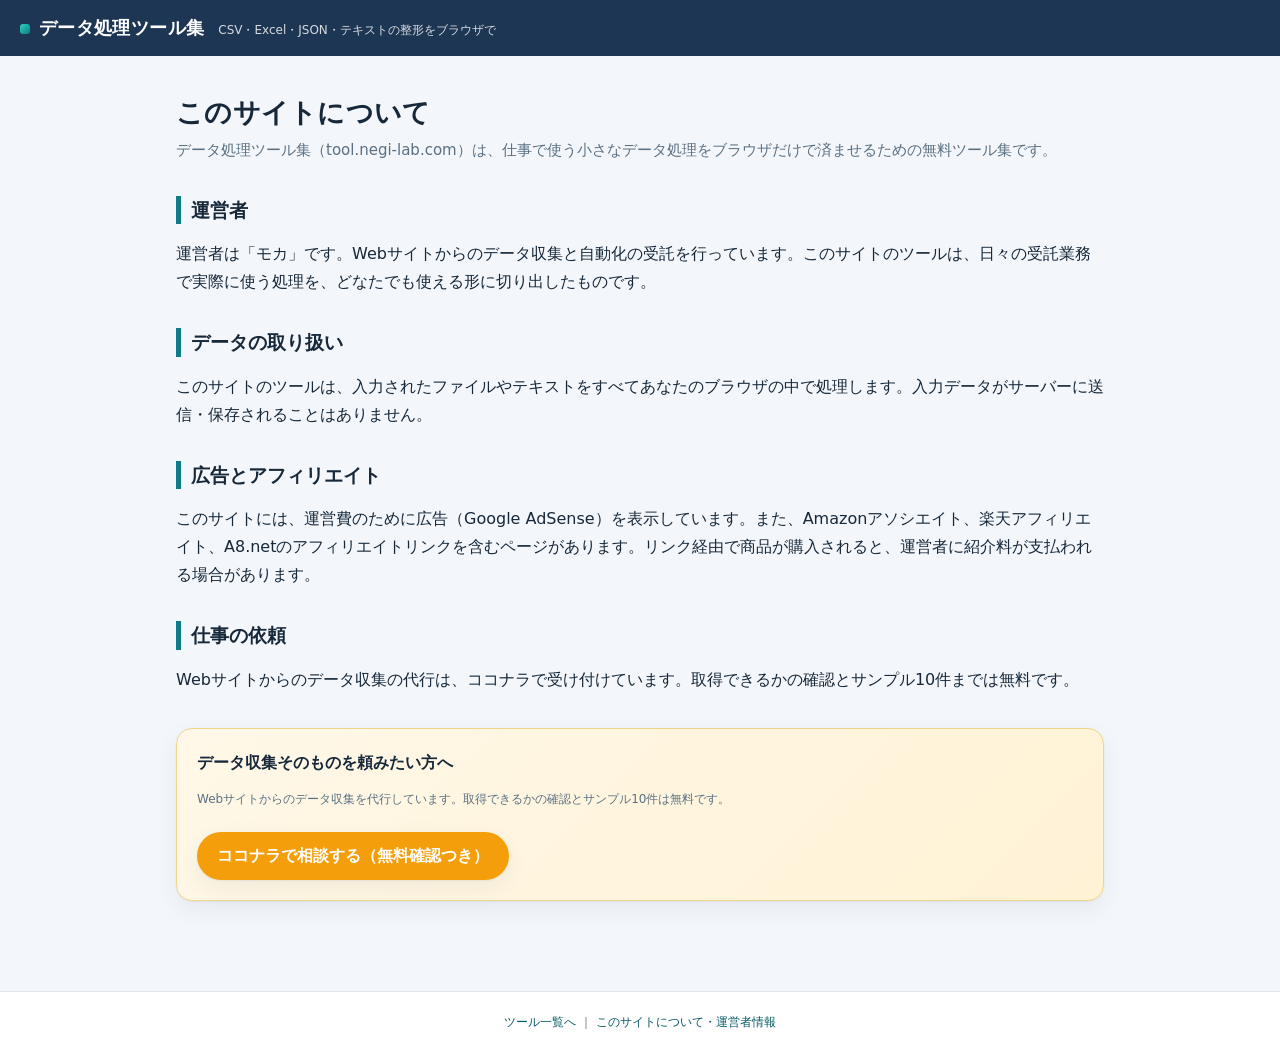
<file: about.html>
<!DOCTYPE html>
<html lang="ja">
<head>
<meta charset="utf-8">
<meta name="viewport" content="width=device-width, initial-scale=1">
<title>このサイトについて・運営者情報｜データ処理ツール集</title>
<meta name="description" content="データ処理ツール集（tool.negi-lab.com）について。運営者情報、入力データの取り扱い（ブラウザ内処理でサーバーに送信されません）、広告とアフィリエイト（Amazon・楽天・A8.net）について説明します。">
<link rel="canonical" href="https://tool.negi-lab.com/about.html">
<meta property="og:title" content="このサイトについて・運営者情報｜データ処理ツール集">
<meta property="og:description" content="データ処理ツール集（tool.negi-lab.com）について。運営者情報、入力データの取り扱い（ブラウザ内処理でサーバーに送信されません）、広告とアフィリエイト（Amazon・楽天・A8.net）について説明します。">
<meta property="og:type" content="website">
<meta property="og:url" content="https://tool.negi-lab.com/about.html">
<meta name="twitter:card" content="summary">
<script type="application/ld+json">{"@context":"https://schema.org","@type":"AboutPage","name":"このサイトについて・運営者情報","url":"https://tool.negi-lab.com/about.html","inLanguage":"ja"}</script>
<link rel="stylesheet" href="style.css">
<script async src="https://pagead2.googlesyndication.com/pagead/js/adsbygoogle.js?client=ca-pub-1835873052239386" crossorigin="anonymous"></script>
<!-- Google tag (gtag.js) -->
<script async src="https://www.googletagmanager.com/gtag/js?id=G-NGBHNX3CXJ"></script>
<script>
  window.dataLayer = window.dataLayer || [];
  function gtag(){dataLayer.push(arguments);}
  gtag('js', new Date());
  gtag('config', 'G-NGBHNX3CXJ');
</script>
</head>
<body>
<header class="site"><a href="index.html">データ処理ツール集</a><span class="tag">CSV・Excel・JSON・テキストの整形をブラウザで</span></header>
<main>
<h1>このサイトについて</h1>
<p class="lead">データ処理ツール集（tool.negi-lab.com）は、仕事で使う小さなデータ処理をブラウザだけで済ませるための無料ツール集です。</p>
<h2>運営者</h2>
<p>運営者は「モカ」です。Webサイトからのデータ収集と自動化の受託を行っています。このサイトのツールは、日々の受託業務で実際に使う処理を、どなたでも使える形に切り出したものです。</p>
<h2>データの取り扱い</h2>
<p>このサイトのツールは、入力されたファイルやテキストをすべてあなたのブラウザの中で処理します。入力データがサーバーに送信・保存されることはありません。</p>
<h2>広告とアフィリエイト</h2>
<p>このサイトには、運営費のために広告（Google AdSense）を表示しています。また、Amazonアソシエイト、楽天アフィリエイト、A8.netのアフィリエイトリンクを含むページがあります。リンク経由で商品が購入されると、運営者に紹介料が支払われる場合があります。</p>
<h2>仕事の依頼</h2>
<p>Webサイトからのデータ収集の代行は、ココナラで受け付けています。取得できるかの確認とサンプル10件までは無料です。</p>
<div class="cta">
<b>データ収集そのものを頼みたい方へ</b>
<p class="note">Webサイトからのデータ収集を代行しています。取得できるかの確認とサンプル10件は無料です。</p>
<a href="https://coconala.com/services/4501486" rel="noopener">ココナラで相談する（無料確認つき）</a>
</div>
</main>
<footer class="site"><a href="index.html">ツール一覧へ</a> ｜ <a href="about.html">このサイトについて・運営者情報</a></footer>
</body>
</html>
</file>
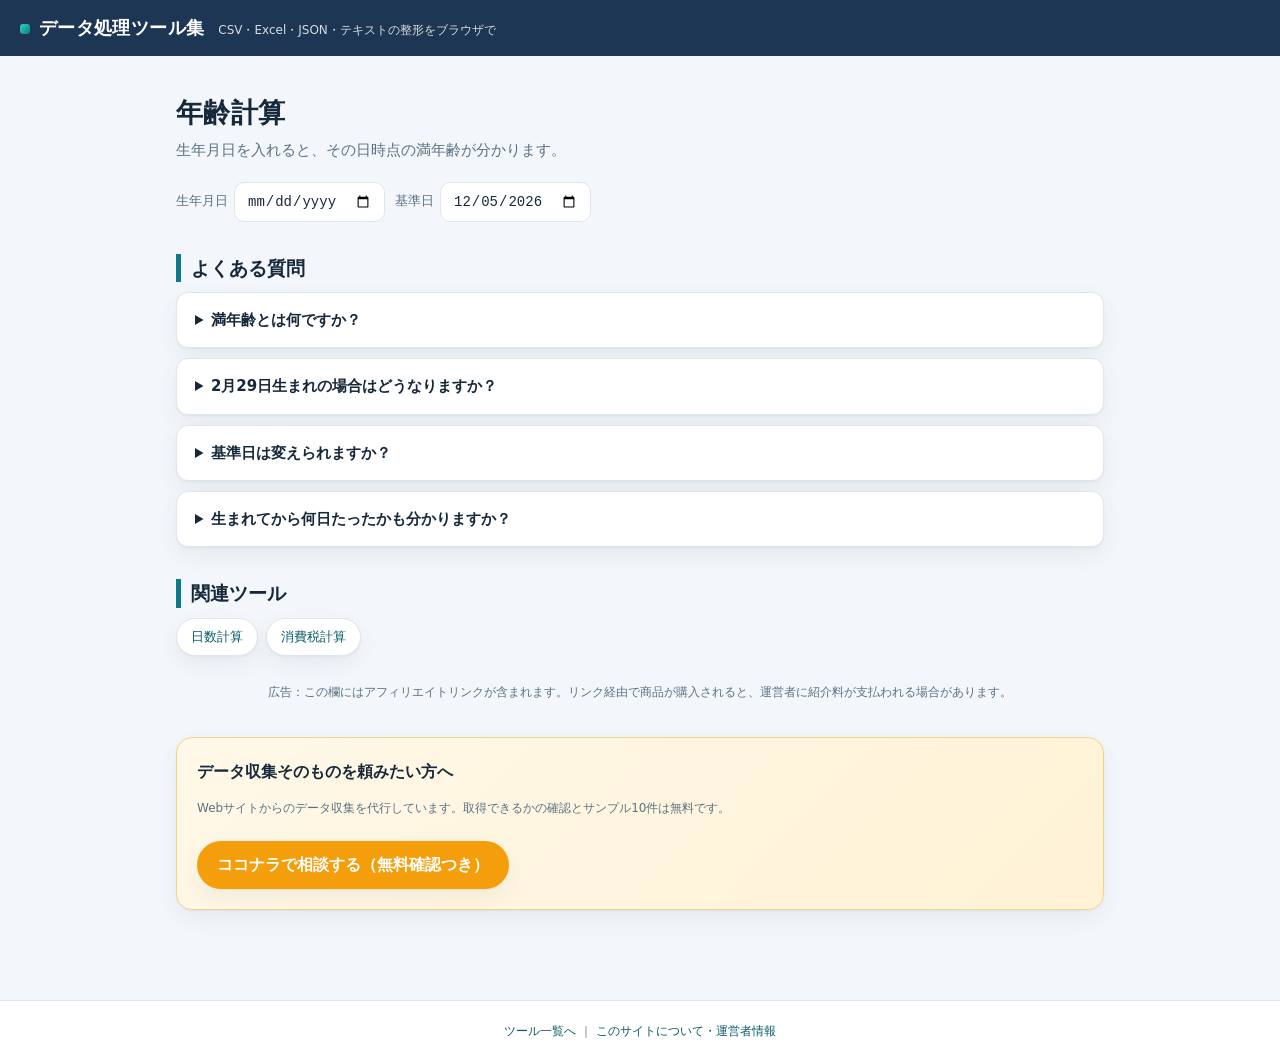
<file: age.html>
<!DOCTYPE html>
<html lang="ja">
<head>
<meta charset="utf-8">
<meta name="viewport" content="width=device-width, initial-scale=1">
<title>年齢計算｜生年月日から満年齢</title>
<meta name="description" content="生年月日から満年齢を計算する無料ツール。基準日を指定した時点の年齢、次の誕生日までの日数、生まれてからの総日数も表示します。履歴書の記入や各種申込書の年齢確認に便利です。計算はブラウザ内で行われ、データは送信されません。">
<link rel="canonical" href="https://tool.negi-lab.com/age.html">
<meta property="og:title" content="年齢計算｜生年月日から満年齢">
<meta property="og:description" content="生年月日から満年齢を計算する無料ツール。基準日を指定した時点の年齢、次の誕生日までの日数、生まれてからの総日数も表示します。履歴書の記入や各種申込書の年齢確認に便利です。計算はブラウザ内で行われ、データは送信されません。">
<meta property="og:type" content="website">
<meta property="og:url" content="https://tool.negi-lab.com/age.html">
<meta name="twitter:card" content="summary">
<script type="application/ld+json">{"@context": "https://schema.org", "@graph": [{"@type": "WebApplication", "name": "年齢計算", "url": "https://tool.negi-lab.com/age.html", "description": "生年月日から満年齢を計算する無料ツール。基準日を指定した時点の年齢、次の誕生日までの日数、生まれてからの総日数も表示します。履歴書の記入や各種申込書の年齢確認に便利です。計算はブラウザ内で行われ、データは送信されません。", "applicationCategory": "UtilitiesApplication", "operatingSystem": "Webブラウザ", "inLanguage": "ja", "offers": {"@type": "Offer", "price": "0", "priceCurrency": "JPY"}}, {"@type": "FAQPage", "mainEntity": [{"@type": "Question", "name": "満年齢とは何ですか？", "acceptedAnswer": {"@type": "Answer", "text": "誕生日を迎えるごとに1歳増える数え方です。日常で使う「年齢」はこの満年齢です。"}}, {"@type": "Question", "name": "2月29日生まれの場合はどうなりますか？", "acceptedAnswer": {"@type": "Answer", "text": "法律上は平年では3月1日に年齢が増えますが、このツールでは2月29日を誕生日として計算します。うるう日生まれの方の正確な扱いは、用途に応じて確認してください。"}}, {"@type": "Question", "name": "基準日は変えられますか？", "acceptedAnswer": {"@type": "Answer", "text": "変えられます。基準日を指定すると、その日時点での満年齢を計算できます。"}}, {"@type": "Question", "name": "生まれてから何日たったかも分かりますか？", "acceptedAnswer": {"@type": "Answer", "text": "分かります。満年齢とあわせて、生まれてからの総日数も表示します。"}}]}]}</script>
<link rel="stylesheet" href="style.css">
<script async src="https://pagead2.googlesyndication.com/pagead/js/adsbygoogle.js?client=ca-pub-1835873052239386" crossorigin="anonymous"></script>
<!-- Google tag (gtag.js) -->
<script async src="https://www.googletagmanager.com/gtag/js?id=G-NGBHNX3CXJ"></script>
<script>
  window.dataLayer = window.dataLayer || [];
  function gtag(){dataLayer.push(arguments);}
  gtag('js', new Date());
  gtag('config', 'G-NGBHNX3CXJ');
</script>
</head>
<body>
<header class="site"><a href="index.html">データ処理ツール集</a><span class="tag">CSV・Excel・JSON・テキストの整形をブラウザで</span></header>
<main>
<h1>年齢計算</h1>
<p class="lead">生年月日を入れると、その日時点の満年齢が分かります。</p>
<div class="row">
<label>生年月日 <input type="date" id="birth"></label>
<label>基準日 <input type="date" id="asof"></label>
</div>
<div class="out" id="out"></div>
<section class="faq">
<h2>よくある質問</h2>
<details><summary>満年齢とは何ですか？</summary><p>誕生日を迎えるごとに1歳増える数え方です。日常で使う「年齢」はこの満年齢です。</p></details>
<details><summary>2月29日生まれの場合はどうなりますか？</summary><p>法律上は平年では3月1日に年齢が増えますが、このツールでは2月29日を誕生日として計算します。うるう日生まれの方の正確な扱いは、用途に応じて確認してください。</p></details>
<details><summary>基準日は変えられますか？</summary><p>変えられます。基準日を指定すると、その日時点での満年齢を計算できます。</p></details>
<details><summary>生まれてから何日たったかも分かりますか？</summary><p>分かります。満年齢とあわせて、生まれてからの総日数も表示します。</p></details>
</section>
<nav class="rel"><h2>関連ツール</h2><div class="rel-list"><a href="days.html">日数計算</a><a href="tax.html">消費税計算</a></div></nav>
<div class="aff">
<p class="pr">広告：この欄にはアフィリエイトリンクが含まれます。リンク経由で商品が購入されると、運営者に紹介料が支払われる場合があります。</p>
<script type="text/javascript">rakuten_design="slide";rakuten_affiliateId="4c2fb9c2.c3e2b140.4c2fb9c3.cbd16d01";rakuten_items="ctsmatch";rakuten_genreId="0";rakuten_size="468x160";rakuten_target="_blank";rakuten_theme="gray";rakuten_border="off";rakuten_auto_mode="on";rakuten_genre_title="off";rakuten_recommend="on";rakuten_ts="1794406617185";</script><script type="text/javascript" src="https://xml.affiliate.rakuten.co.jp/widget/js/rakuten_widget.js?20230106"></script>
</div>
<div class="cta">
<b>データ収集そのものを頼みたい方へ</b>
<p class="note">Webサイトからのデータ収集を代行しています。取得できるかの確認とサンプル10件は無料です。</p>
<a href="https://coconala.com/services/4501486" rel="noopener">ココナラで相談する（無料確認つき）</a>
</div>
</main>
<footer class="site"><a href="index.html">ツール一覧へ</a> ｜ <a href="about.html">このサイトについて・運営者情報</a></footer>
<script src="tools2.js"></script>
<script>initAge();</script>
</body>
</html>
</file>
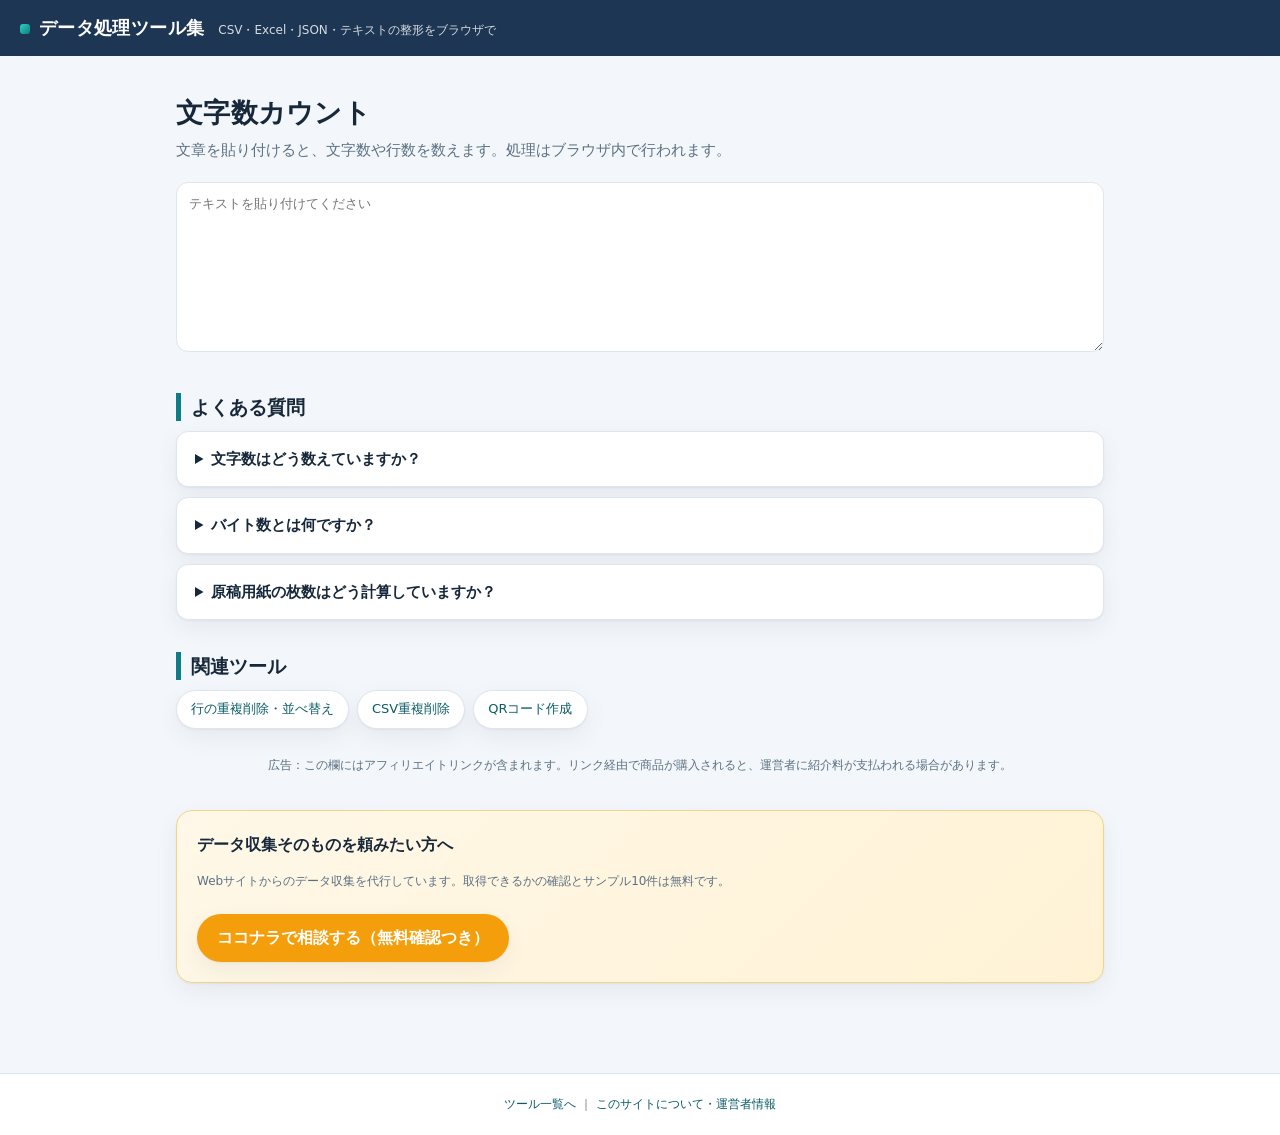
<file: chars.html>
<!DOCTYPE html>
<html lang="ja">
<head>
<meta charset="utf-8">
<meta name="viewport" content="width=device-width, initial-scale=1">
<title>文字数カウント｜行数・バイト数・原稿用紙換算</title>
<meta name="description" content="テキストの文字数（空白を除く数・改行を除く数も）、行数、英単語数、UTF-8バイト数、原稿用紙の枚数を数える無料ツール。レポートや記事、SNS投稿の文字数チェックに便利です。入力はブラウザ内だけで処理され、外部に送信されません。">
<link rel="canonical" href="https://tool.negi-lab.com/chars.html">
<meta property="og:title" content="文字数カウント｜行数・バイト数・原稿用紙換算">
<meta property="og:description" content="テキストの文字数（空白を除く数・改行を除く数も）、行数、英単語数、UTF-8バイト数、原稿用紙の枚数を数える無料ツール。レポートや記事、SNS投稿の文字数チェックに便利です。入力はブラウザ内だけで処理され、外部に送信されません。">
<meta property="og:type" content="website">
<meta property="og:url" content="https://tool.negi-lab.com/chars.html">
<meta name="twitter:card" content="summary">
<script type="application/ld+json">{"@context": "https://schema.org", "@graph": [{"@type": "WebApplication", "name": "文字数カウント", "url": "https://tool.negi-lab.com/chars.html", "description": "テキストの文字数（空白を除く数・改行を除く数も）、行数、英単語数、UTF-8バイト数、原稿用紙の枚数を数える無料ツール。レポートや記事、SNS投稿の文字数チェックに便利です。入力はブラウザ内だけで処理され、外部に送信されません。", "applicationCategory": "UtilitiesApplication", "operatingSystem": "Webブラウザ", "inLanguage": "ja", "offers": {"@type": "Offer", "price": "0", "priceCurrency": "JPY"}}, {"@type": "FAQPage", "mainEntity": [{"@type": "Question", "name": "文字数はどう数えていますか？", "acceptedAnswer": {"@type": "Answer", "text": "改行を含む全体の文字数と、空白を取り除いた文字数を両方表示します。レポートや記事の文字数指定には、通常「空白を除く」数を使います。"}}, {"@type": "Question", "name": "バイト数とは何ですか？", "acceptedAnswer": {"@type": "Answer", "text": "UTF-8という文字コードで保存したときの大きさです。日本語は1文字あたり3バイトになるのが基本です。"}}, {"@type": "Question", "name": "原稿用紙の枚数はどう計算していますか？", "acceptedAnswer": {"@type": "Answer", "text": "空白を除いた文字数を400字（原稿用紙1枚分）で割って計算しています。"}}]}]}</script>
<link rel="stylesheet" href="style.css">
<script async src="https://pagead2.googlesyndication.com/pagead/js/adsbygoogle.js?client=ca-pub-1835873052239386" crossorigin="anonymous"></script>
<!-- Google tag (gtag.js) -->
<script async src="https://www.googletagmanager.com/gtag/js?id=G-NGBHNX3CXJ"></script>
<script>
  window.dataLayer = window.dataLayer || [];
  function gtag(){dataLayer.push(arguments);}
  gtag('js', new Date());
  gtag('config', 'G-NGBHNX3CXJ');
</script>
</head>
<body>
<header class="site"><a href="index.html">データ処理ツール集</a><span class="tag">CSV・Excel・JSON・テキストの整形をブラウザで</span></header>
<main>
<h1>文字数カウント</h1>
<p class="lead">文章を貼り付けると、文字数や行数を数えます。処理はブラウザ内で行われます。</p>
<textarea id="in" placeholder="テキストを貼り付けてください"></textarea>
<div class="out" id="out"></div>
<section class="faq">
<h2>よくある質問</h2>
<details><summary>文字数はどう数えていますか？</summary><p>改行を含む全体の文字数と、空白を取り除いた文字数を両方表示します。レポートや記事の文字数指定には、通常「空白を除く」数を使います。</p></details>
<details><summary>バイト数とは何ですか？</summary><p>UTF-8という文字コードで保存したときの大きさです。日本語は1文字あたり3バイトになるのが基本です。</p></details>
<details><summary>原稿用紙の枚数はどう計算していますか？</summary><p>空白を除いた文字数を400字（原稿用紙1枚分）で割って計算しています。</p></details>
</section>
<nav class="rel"><h2>関連ツール</h2><div class="rel-list"><a href="lines.html">行の重複削除・並べ替え</a><a href="csv-dedupe.html">CSV重複削除</a><a href="qr.html">QRコード作成</a></div></nav>
<div class="aff">
<p class="pr">広告：この欄にはアフィリエイトリンクが含まれます。リンク経由で商品が購入されると、運営者に紹介料が支払われる場合があります。</p>
<script type="text/javascript">rakuten_design="slide";rakuten_affiliateId="4c2fb9c2.c3e2b140.4c2fb9c3.cbd16d01";rakuten_items="ctsmatch";rakuten_genreId="0";rakuten_size="468x160";rakuten_target="_blank";rakuten_theme="gray";rakuten_border="off";rakuten_auto_mode="on";rakuten_genre_title="off";rakuten_recommend="on";rakuten_ts="1794406617185";</script><script type="text/javascript" src="https://xml.affiliate.rakuten.co.jp/widget/js/rakuten_widget.js?20230106"></script>
</div>
<div class="cta">
<b>データ収集そのものを頼みたい方へ</b>
<p class="note">Webサイトからのデータ収集を代行しています。取得できるかの確認とサンプル10件は無料です。</p>
<a href="https://coconala.com/services/4501486" rel="noopener">ココナラで相談する（無料確認つき）</a>
</div>
</main>
<footer class="site"><a href="index.html">ツール一覧へ</a> ｜ <a href="about.html">このサイトについて・運営者情報</a></footer>
<script src="tools2.js"></script>
<script>initChars();</script>
</body>
</html>
</file>
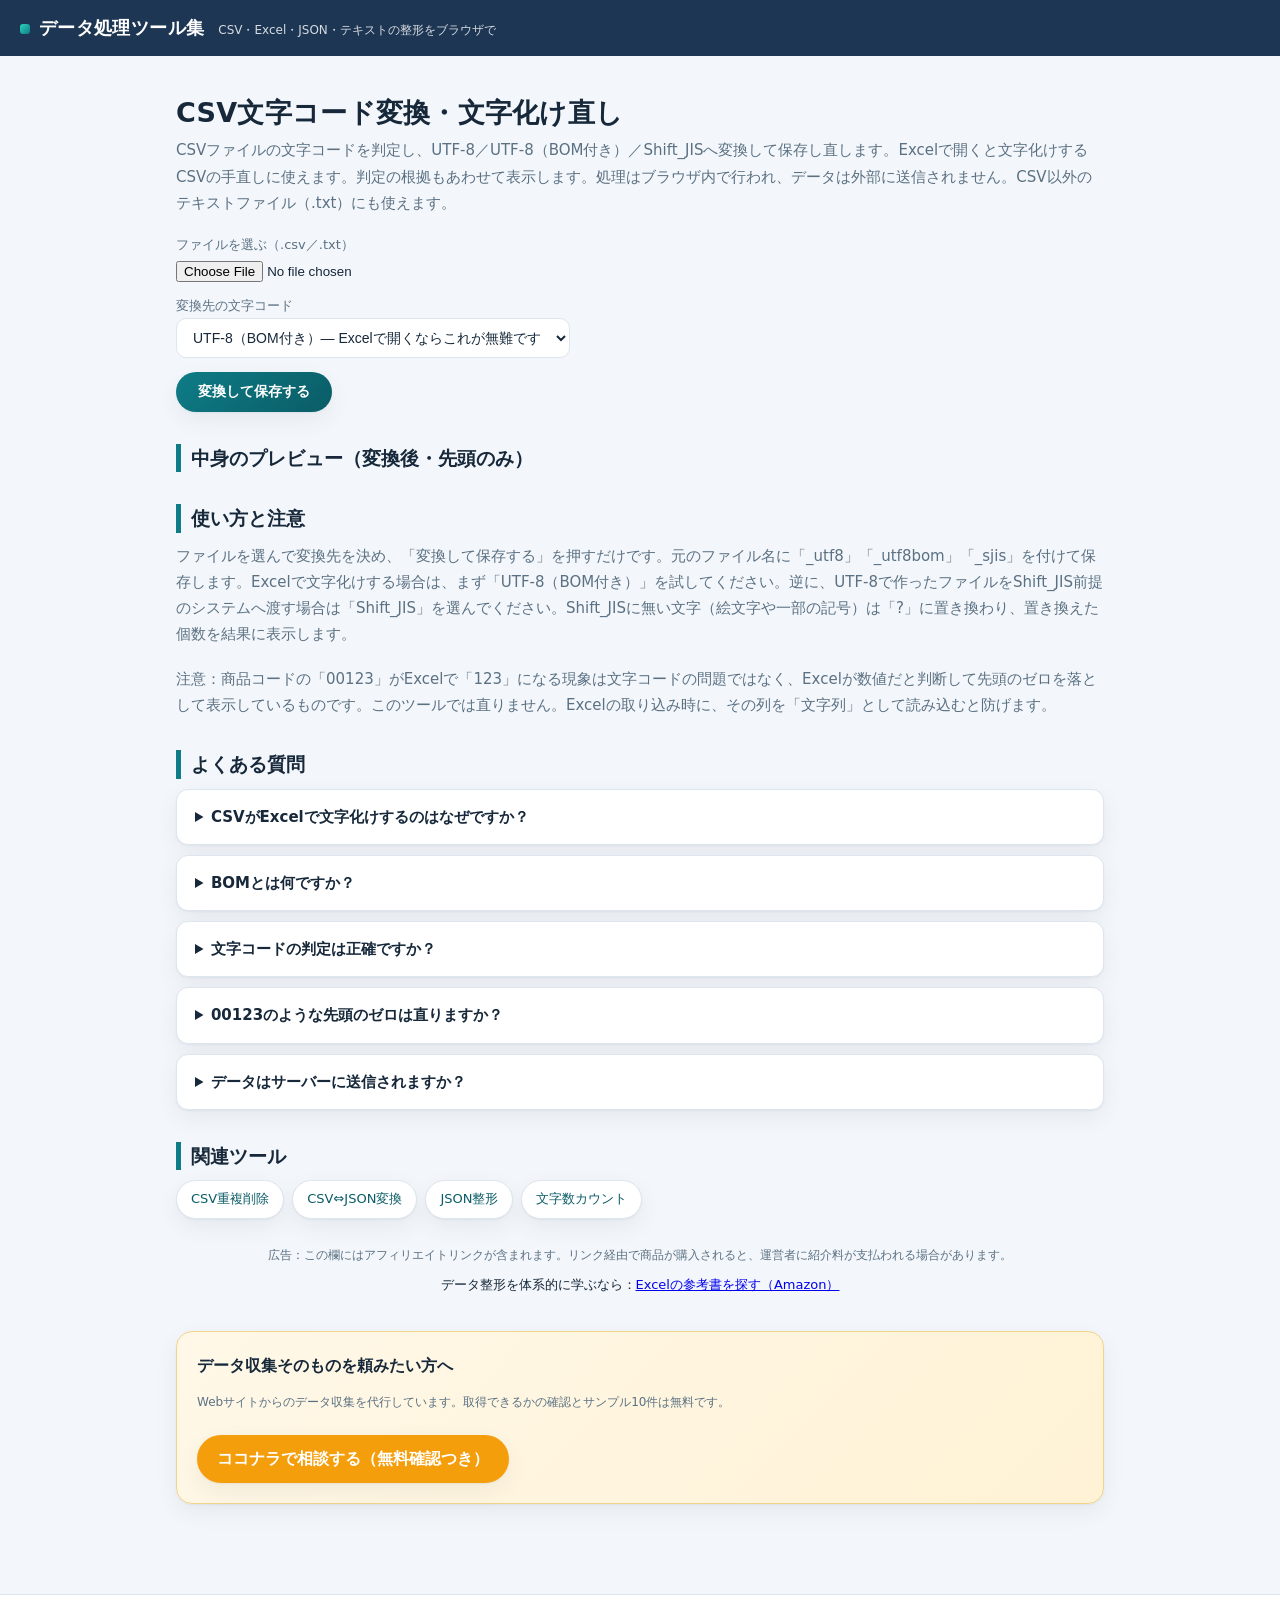
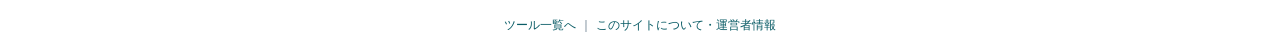
<file: csv-encoding.html>
<!DOCTYPE html>
<html lang="ja">
<head>
<meta charset="utf-8">
<meta name="viewport" content="width=device-width, initial-scale=1">
<title>CSV文字コード変換・文字化け直し｜UTF-8／Shift_JIS変換とBOM付け外しが無料</title>
<meta name="description" content="CSVファイルの文字コードを判定して、UTF-8／UTF-8（BOM付き）／Shift_JISへ変換できる無料ツール。Excelで文字化けするCSVの直し方に。判定の根拠も表示します。データはブラウザ内で処理され、外部に送信されません。">
<link rel="canonical" href="https://tool.negi-lab.com/csv-encoding.html">
<meta property="og:title" content="CSV文字コード変換・文字化け直し｜無料・ブラウザで処理">
<meta property="og:description" content="CSVの文字コードを判定し、UTF-8／BOM付きUTF-8／Shift_JISへ変換します。Excelの文字化け直しに。">
<meta property="og:type" content="website">
<meta property="og:url" content="https://tool.negi-lab.com/csv-encoding.html">
<meta name="twitter:card" content="summary">
<script type="application/ld+json">{"@context": "https://schema.org", "@graph": [{"@type": "WebApplication", "name": "CSV文字コード変換・文字化け直し", "url": "https://tool.negi-lab.com/csv-encoding.html", "description": "CSVファイルの文字コードを判定して、UTF-8／UTF-8（BOM付き）／Shift_JISへ変換できる無料ツール。判定の根拠も表示します。データはブラウザ内で処理され、外部に送信されません。", "applicationCategory": "UtilitiesApplication", "operatingSystem": "Webブラウザ", "inLanguage": "ja", "offers": {"@type": "Offer", "price": "0", "priceCurrency": "JPY"}}, {"@type": "FAQPage", "mainEntity": [{"@type": "Question", "name": "CSVがExcelで文字化けするのはなぜですか？", "acceptedAnswer": {"@type": "Answer", "text": "Excelがファイルの文字コードをShift_JISと決めつけて開くことがあるためです。UTF-8のCSVは、BOM付きUTF-8に変換するとExcelでも文字化けせずに開けることが多くなります。"}}, {"@type": "Question", "name": "BOMとは何ですか？", "acceptedAnswer": {"@type": "Answer", "text": "ファイルの先頭に付く、文字コードを示す目印のバイト列です。UTF-8のBOMは EF BB BF の3バイトで、これがあると多くのソフトがUTF-8だと判断できます。"}}, {"@type": "Question", "name": "文字コードの判定は正確ですか？", "acceptedAnswer": {"@type": "Answer", "text": "BOMがある場合は確実です。BOMがない場合は、UTF-8として正しく読めるかなどを順に試して判定しており、判定の根拠を画面に表示します。短いファイルや記号だけのファイルでは判定が目安になる場合があります。"}}, {"@type": "Question", "name": "00123のような先頭のゼロは直りますか？", "acceptedAnswer": {"@type": "Answer", "text": "文字コード変換では直りません。先頭のゼロが消えるのは、Excelがその列を数値だと判断して表示するためです。取り込み時に列を文字列として読み込むと防げます。"}}, {"@type": "Question", "name": "データはサーバーに送信されますか？", "acceptedAnswer": {"@type": "Answer", "text": "送信されません。ファイルはブラウザの中だけで処理されます。"}}]}]}</script>
<link rel="stylesheet" href="style.css">
<style>
.enc-result{font-size:15px;margin:6px 0;white-space:pre-line}
.enc-sub{font-size:14px;color:#555;margin:4px 0;white-space:pre-line}
.enc-preview{white-space:pre-wrap;word-break:break-all;max-height:220px;overflow:auto}
label{display:block;margin-top:10px}
</style>
<script async src="https://pagead2.googlesyndication.com/pagead/js/adsbygoogle.js?client=ca-pub-1835873052239386" crossorigin="anonymous"></script>
<script async src="https://www.googletagmanager.com/gtag/js?id=G-NGBHNX3CXJ"></script>
<script>
  window.dataLayer = window.dataLayer || [];
  function gtag(){dataLayer.push(arguments);}
  gtag('js', new Date());
  gtag('config', 'G-NGBHNX3CXJ');
</script>
</head>
<body>
<header class="site"><a href="index.html">データ処理ツール集</a><span class="tag">CSV・Excel・JSON・テキストの整形をブラウザで</span></header>
<main>
<h1>CSV文字コード変換・文字化け直し</h1>
<p class="lead">CSVファイルの文字コードを判定し、UTF-8／UTF-8（BOM付き）／Shift_JISへ変換して保存し直します。Excelで開くと文字化けするCSVの手直しに使えます。判定の根拠もあわせて表示します。処理はブラウザ内で行われ、データは外部に送信されません。CSV以外のテキストファイル（.txt）にも使えます。</p>
<label for="enc-file">ファイルを選ぶ（.csv／.txt）</label>
<input type="file" id="enc-file" accept=".csv,.txt,text/csv,text/plain">
<label for="enc-target">変換先の文字コード</label>
<select id="enc-target">
<option value="utf8-bom" selected>UTF-8（BOM付き）― Excelで開くならこれが無難です</option>
<option value="utf8">UTF-8（BOMなし）</option>
<option value="shift_jis">Shift_JIS ― 古いシステムやWindows標準の形式</option>
</select>
<div class="row">
<button id="btn-convert">変換して保存する</button>
</div>
<p class="note" id="enc-msg"></p>
<div class="out enc-result" id="enc-out"></div>
<p class="enc-sub" id="enc-sub"></p>
<h2>中身のプレビュー（変換後・先頭のみ）</h2>
<div class="out enc-preview" id="enc-preview"></div>
<h2>使い方と注意</h2>
<p class="lead">ファイルを選んで変換先を決め、「変換して保存する」を押すだけです。元のファイル名に「_utf8」「_utf8bom」「_sjis」を付けて保存します。Excelで文字化けする場合は、まず「UTF-8（BOM付き）」を試してください。逆に、UTF-8で作ったファイルをShift_JIS前提のシステムへ渡す場合は「Shift_JIS」を選んでください。Shift_JISに無い文字（絵文字や一部の記号）は「?」に置き換わり、置き換えた個数を結果に表示します。</p>
<p class="lead">注意：商品コードの「00123」がExcelで「123」になる現象は文字コードの問題ではなく、Excelが数値だと判断して先頭のゼロを落として表示しているものです。このツールでは直りません。Excelの取り込み時に、その列を「文字列」として読み込むと防げます。</p>
<section class="faq">
<h2>よくある質問</h2>
<details><summary>CSVがExcelで文字化けするのはなぜですか？</summary><p>Excelがファイルの文字コードをShift_JISと決めつけて開くことがあるためです。UTF-8のCSVは、BOM付きUTF-8に変換するとExcelでも文字化けせずに開けることが多くなります。</p></details>
<details><summary>BOMとは何ですか？</summary><p>ファイルの先頭に付く、文字コードを示す目印のバイト列です。UTF-8のBOMは EF BB BF の3バイトで、これがあると多くのソフトがUTF-8だと判断できます。</p></details>
<details><summary>文字コードの判定は正確ですか？</summary><p>BOMがある場合は確実です。BOMがない場合は、UTF-8として正しく読めるかなどを順に試して判定しており、判定の根拠を画面に表示します。短いファイルや記号だけのファイルでは判定が目安になる場合があります。</p></details>
<details><summary>00123のような先頭のゼロは直りますか？</summary><p>文字コード変換では直りません。先頭のゼロが消えるのは、Excelがその列を数値だと判断して表示するためです。取り込み時に列を文字列として読み込むと防げます。</p></details>
<details><summary>データはサーバーに送信されますか？</summary><p>送信されません。ファイルはブラウザの中だけで処理されます。</p></details>
</section>
<nav class="rel"><h2>関連ツール</h2><div class="rel-list"><a href="csv-dedupe.html">CSV重複削除</a><a href="csv-json.html">CSV⇔JSON変換</a><a href="json-format.html">JSON整形</a><a href="chars.html">文字数カウント</a></div></nav>
<div class="aff">
<p class="pr">広告：この欄にはアフィリエイトリンクが含まれます。リンク経由で商品が購入されると、運営者に紹介料が支払われる場合があります。</p>
<p class="amz">データ整形を体系的に学ぶなら：<a href="https://www.amazon.co.jp/s?k=Excel%20%E5%8F%82%E8%80%83%E6%9B%B8&tag=negi3939-22" rel="sponsored noopener" target="_blank">Excelの参考書を探す（Amazon）</a></p>
</div>
<div class="cta">
<b>データ収集そのものを頼みたい方へ</b>
<p class="note">Webサイトからのデータ収集を代行しています。取得できるかの確認とサンプル10件は無料です。</p>
<a href="https://coconala.com/services/4501486" rel="noopener">ココナラで相談する（無料確認つき）</a>
</div>
</main>
<footer class="site"><a href="index.html">ツール一覧へ</a> ｜ <a href="about.html">このサイトについて・運営者情報</a></footer>
<script>
function hasBom(bytes, bom){
  if (bytes.length < bom.length) return false;
  for (var i = 0; i < bom.length; i++) { if (bytes[i] !== bom[i]) return false; }
  return true;
}
function tryDecode(bytes, label){
  try { return new TextDecoder(label, {fatal: true}).decode(bytes); } catch (e) { return null; }
}
function detectAndDecode(bytes){
  if (!bytes || bytes.length === 0) throw new Error('ファイルが空です。');
  if (hasBom(bytes, [0xEF, 0xBB, 0xBF])) {
    return {encoding: 'utf-8', label: 'UTF-8（BOM付き）', bom: true, reason: '先頭のBOM（EF BB BF）からUTF-8と判定しました。', text: new TextDecoder('utf-8').decode(bytes)};
  }
  if (hasBom(bytes, [0xFF, 0xFE])) {
    return {encoding: 'utf-16le', label: 'UTF-16LE（BOM付き）', bom: true, reason: '先頭のBOM（FF FE）からUTF-16LEと判定しました。', text: new TextDecoder('utf-16le').decode(bytes)};
  }
  if (hasBom(bytes, [0xFE, 0xFF])) {
    return {encoding: 'utf-16be', label: 'UTF-16BE（BOM付き）', bom: true, reason: '先頭のBOM（FE FF）からUTF-16BEと判定しました。', text: new TextDecoder('utf-16be').decode(bytes)};
  }
  var asUtf8 = tryDecode(bytes, 'utf-8');
  if (asUtf8 !== null) {
    var asciiOnly = true;
    for (var i = 0; i < bytes.length; i++) { if (bytes[i] > 0x7F) { asciiOnly = false; break; } }
    if (asciiOnly) return {encoding: 'ascii', label: 'ASCII（UTF-8互換）', bom: false, reason: '半角英数字と記号だけのため、UTF-8でもShift_JISでも同じ内容です。', text: asUtf8};
    return {encoding: 'utf-8', label: 'UTF-8（BOMなし）', bom: false, reason: 'UTF-8として最後まで正しく読み切れたため、UTF-8と判定しました。', text: asUtf8};
  }
  var asSjis = tryDecode(bytes, 'shift_jis');
  if (asSjis !== null) {
    return {encoding: 'shift_jis', label: 'Shift_JIS', bom: false, reason: 'UTF-8としては読み切れず、Shift_JISとして読み切れたため、Shift_JISと判定しました。', text: asSjis};
  }
  var asEuc = tryDecode(bytes, 'euc-jp');
  if (asEuc !== null) {
    return {encoding: 'euc-jp', label: 'EUC-JP', bom: false, reason: 'UTF-8／Shift_JISとしては読み切れず、EUC-JPとして読み切れたため、EUC-JPと判定しました。', text: asEuc};
  }
  return {encoding: 'shift_jis', label: 'Shift_JIS（推定）', bom: false, reason: 'どの形式でも完全には読み切れなかったため、Shift_JISとして読み直しました。一部が置換文字（�）になっている場合があります。', text: new TextDecoder('shift_jis').decode(bytes)};
}
var sjisMapCache = null;
function buildSjisEncodeMap(){
  if (sjisMapCache) return sjisMapCache;
  var map = {};
  var dec = new TextDecoder('shift_jis');
  var b, t, seq, ch;
  for (b = 0x00; b <= 0xFF; b++) {
    seq = new Uint8Array([b]);
    ch = dec.decode(seq);
    if (ch.length === 1 && ch !== '�' && !(b >= 0x81 && b <= 0x9F) && !(b >= 0xE0 && b <= 0xFC)) {
      if (!(ch in map)) map[ch] = [b];
    }
  }
  var leads = [];
  for (b = 0x81; b <= 0x9F; b++) leads.push(b);
  for (b = 0xE0; b <= 0xFC; b++) leads.push(b);
  for (var li = 0; li < leads.length; li++) {
    for (t = 0x40; t <= 0xFC; t++) {
      if (t === 0x7F) continue;
      seq = new Uint8Array([leads[li], t]);
      ch = dec.decode(seq);
      if (ch.length === 1 && ch !== '�' && !(ch in map)) map[ch] = [leads[li], t];
    }
  }
  sjisMapCache = map;
  return map;
}
function encodeSjis(text){
  var map = buildSjisEncodeMap();
  var out = [];
  var replaced = 0;
  var normalized = String(text).replace(/\r\n|\r|\n/g, '\r\n');
  var chars = Array.from(normalized);
  for (var i = 0; i < chars.length; i++) {
    var ch = chars[i];
    var code = ch.codePointAt(0);
    if (code === 0x0D || code === 0x0A) { out.push(code); continue; }
    if (code < 0x80) { out.push(code); continue; }
    var seq = map[ch];
    if (seq) { for (var j = 0; j < seq.length; j++) out.push(seq[j]); }
    else { out.push(0x3F); replaced++; }
  }
  return {bytes: new Uint8Array(out), replaced: replaced};
}
function encodeOutput(text, target){
  if (target === 'shift_jis') {
    var r = encodeSjis(text);
    return {bytes: r.bytes, replaced: r.replaced, label: 'Shift_JIS', suffix: '_sjis'};
  }
  var body = new TextEncoder().encode(String(text));
  if (target === 'utf8-bom') {
    var withBom = new Uint8Array(body.length + 3);
    withBom[0] = 0xEF; withBom[1] = 0xBB; withBom[2] = 0xBF;
    withBom.set(body, 3);
    return {bytes: withBom, replaced: 0, label: 'UTF-8（BOM付き）', suffix: '_utf8bom'};
  }
  return {bytes: body, replaced: 0, label: 'UTF-8（BOMなし）', suffix: '_utf8'};
}
function convertBytes(bytes, target){
  var detected = detectAndDecode(bytes);
  var encoded = encodeOutput(detected.text, target);
  return {detected: detected, encoded: encoded};
}
if (typeof document !== 'undefined') {
  var currentFile = null;
  document.getElementById('enc-file').addEventListener('change', function(ev){
    currentFile = ev.target.files && ev.target.files[0] ? ev.target.files[0] : null;
    var msgEl = document.getElementById('enc-msg');
    var outEl = document.getElementById('enc-out');
    var subEl = document.getElementById('enc-sub');
    var prevEl = document.getElementById('enc-preview');
    msgEl.textContent = ''; outEl.textContent = ''; subEl.textContent = ''; prevEl.textContent = '';
    if (!currentFile) return;
    currentFile.arrayBuffer().then(function(buf){
      try {
        var res = convertBytes(new Uint8Array(buf), document.getElementById('enc-target').value);
        outEl.textContent = '判定：' + res.detected.label + '（' + currentFile.size + ' バイト）';
        subEl.textContent = res.detected.reason;
        prevEl.textContent = res.detected.text.slice(0, 500);
      } catch (e) { msgEl.textContent = e.message; }
    }).catch(function(){ msgEl.textContent = 'ファイルを読み込めませんでした。'; });
  });
  document.getElementById('btn-convert').addEventListener('click', function(){
    var msgEl = document.getElementById('enc-msg');
    var outEl = document.getElementById('enc-out');
    var subEl = document.getElementById('enc-sub');
    var prevEl = document.getElementById('enc-preview');
    msgEl.textContent = '';
    if (!currentFile) { msgEl.textContent = '先にファイルを選んでください。'; return; }
    currentFile.arrayBuffer().then(function(buf){
      try {
        var target = document.getElementById('enc-target').value;
        var res = convertBytes(new Uint8Array(buf), target);
        var blob = new Blob([res.encoded.bytes], {type: 'text/csv'});
        var a = document.createElement('a');
        var dot = currentFile.name.lastIndexOf('.');
        var base = dot > 0 ? currentFile.name.slice(0, dot) : currentFile.name;
        var ext = dot > 0 ? currentFile.name.slice(dot) : '.csv';
        a.href = URL.createObjectURL(blob);
        a.download = base + res.encoded.suffix + ext;
        document.body.appendChild(a); a.click(); a.remove();
        setTimeout(function(){ URL.revokeObjectURL(a.href); }, 4000);
        outEl.textContent = '判定：' + res.detected.label + ' → 変換先：' + res.encoded.label + '（' + res.encoded.bytes.length + ' バイト）で保存しました。';
        subEl.textContent = res.detected.reason + (res.encoded.replaced > 0 ? ' Shift_JISに無い文字 ' + res.encoded.replaced + ' 件を「?」に置き換えました。' : '');
        prevEl.textContent = res.detected.text.slice(0, 500);
      } catch (e) { msgEl.textContent = e.message; }
    }).catch(function(){ msgEl.textContent = 'ファイルを読み込めませんでした。'; });
  });
}
</script>
</body>
</html>
</file>
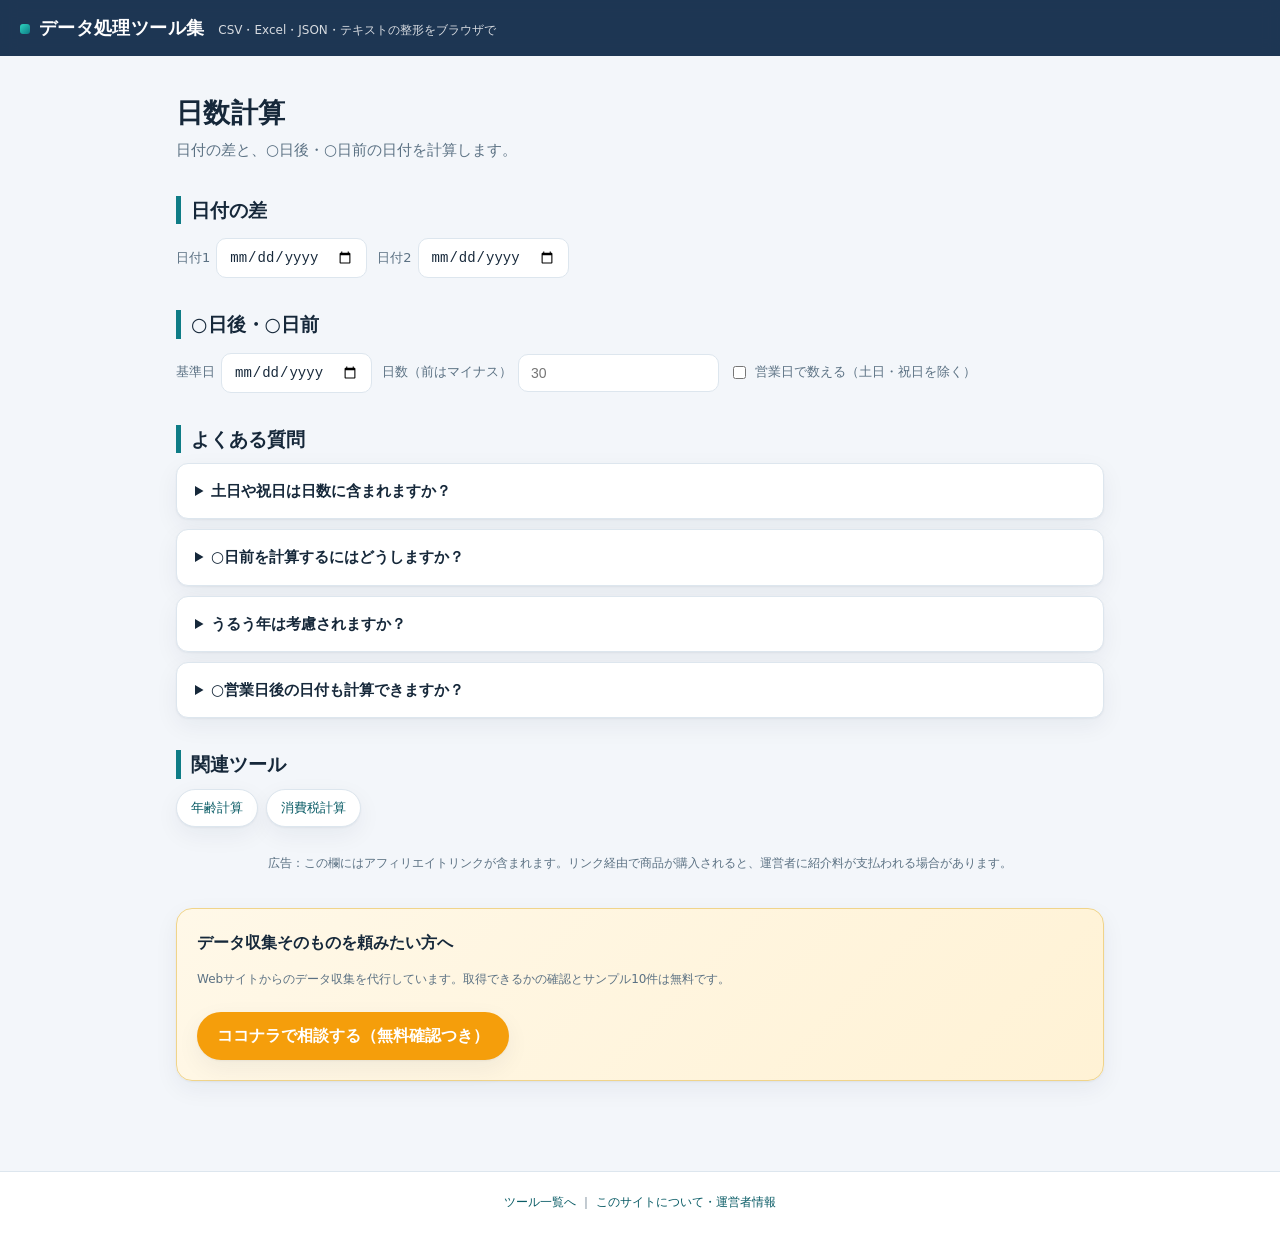
<file: days.html>
<!DOCTYPE html>
<html lang="ja">
<head>
<meta charset="utf-8">
<meta name="viewport" content="width=device-width, initial-scale=1">
<title>日数計算｜2つの日付の差と○日後の計算</title>
<meta name="description" content="2つの日付の間の日数と、指定した日付の○日後・○日前の日付を計算する無料ツール。土日と日本の祝日（振替休日・国民の休日を含む）を除いた営業日数や、○営業日後の日付も計算できます。締切や納期の確認に。計算はブラウザ内で行われ、登録不要です。">
<link rel="canonical" href="https://tool.negi-lab.com/days.html">
<meta property="og:title" content="日数計算｜2つの日付の差と○日後の計算">
<meta property="og:description" content="2つの日付の間の日数と、指定した日付の○日後・○日前の日付を計算する無料ツール。土日と日本の祝日（振替休日・国民の休日を含む）を除いた営業日数や、○営業日後の日付も計算できます。締切や納期の確認に。計算はブラウザ内で行われ、登録不要です。">
<meta property="og:type" content="website">
<meta property="og:url" content="https://tool.negi-lab.com/days.html">
<meta name="twitter:card" content="summary">
<script type="application/ld+json">{"@context": "https://schema.org", "@graph": [{"@type": "WebApplication", "name": "日数計算", "url": "https://tool.negi-lab.com/days.html", "description": "2つの日付の間の日数と、指定した日付の○日後・○日前の日付を計算する無料ツール。土日と日本の祝日（振替休日・国民の休日を含む）を除いた営業日数や、○営業日後の日付も計算できます。締切や納期の確認に。計算はブラウザ内で行われ、登録不要です。", "applicationCategory": "UtilitiesApplication", "operatingSystem": "Webブラウザ", "inLanguage": "ja", "offers": {"@type": "Offer", "price": "0", "priceCurrency": "JPY"}}, {"@type": "FAQPage", "mainEntity": [{"@type": "Question", "name": "土日や祝日は日数に含まれますか？", "acceptedAnswer": {"@type": "Answer", "text": "「日数の差」には含まれます（カレンダー上の日数を数えます）。あわせて、土日と日本の祝日を除いた営業日数も表示します。祝日は振替休日・国民の休日も含めて自動で判定します。"}}, {"@type": "Question", "name": "○日前を計算するにはどうしますか？", "acceptedAnswer": {"@type": "Answer", "text": "日数にマイナスの数を入れてください（例：-30で30日前）。"}}, {"@type": "Question", "name": "うるう年は考慮されますか？", "acceptedAnswer": {"@type": "Answer", "text": "はい。カレンダーの実日数で計算するため、うるう年も自動で正しく数えられます。"}}, {"@type": "Question", "name": "○営業日後の日付も計算できますか？", "acceptedAnswer": {"@type": "Answer", "text": "できます。「○日後・○日前」の欄で「営業日で数える」にチェックを入れると、土日と日本の祝日を除いて数えた日付を計算します。年末年始やお盆など、会社独自の休日には対応していません。"}}]}]}</script>
<link rel="stylesheet" href="style.css">
<script async src="https://pagead2.googlesyndication.com/pagead/js/adsbygoogle.js?client=ca-pub-1835873052239386" crossorigin="anonymous"></script>
<!-- Google tag (gtag.js) -->
<script async src="https://www.googletagmanager.com/gtag/js?id=G-NGBHNX3CXJ"></script>
<script>
  window.dataLayer = window.dataLayer || [];
  function gtag(){dataLayer.push(arguments);}
  gtag('js', new Date());
  gtag('config', 'G-NGBHNX3CXJ');
</script>
</head>
<body>
<header class="site"><a href="index.html">データ処理ツール集</a><span class="tag">CSV・Excel・JSON・テキストの整形をブラウザで</span></header>
<main>
<h1>日数計算</h1>
<p class="lead">日付の差と、○日後・○日前の日付を計算します。</p>
<h2>日付の差</h2>
<div class="row">
<label>日付1 <input type="date" id="a"></label>
<label>日付2 <input type="date" id="b"></label>
</div>
<div class="out" id="out1"></div>
<h2>○日後・○日前</h2>
<div class="row">
<label>基準日 <input type="date" id="base"></label>
<label>日数（前はマイナス） <input type="number" id="n" placeholder="30"></label>
<label><input type="checkbox" id="biz"> 営業日で数える（土日・祝日を除く）</label>
</div>
<div class="out" id="out2"></div>
<section class="faq">
<h2>よくある質問</h2>
<details><summary>土日や祝日は日数に含まれますか？</summary><p>「日数の差」には含まれます（カレンダー上の日数を数えます）。あわせて、土日と日本の祝日を除いた営業日数も表示します。祝日は振替休日・国民の休日も含めて自動で判定します。</p></details>
<details><summary>○日前を計算するにはどうしますか？</summary><p>日数にマイナスの数を入れてください（例：-30で30日前）。</p></details>
<details><summary>うるう年は考慮されますか？</summary><p>はい。カレンダーの実日数で計算するため、うるう年も自動で正しく数えられます。</p></details>
<details><summary>○営業日後の日付も計算できますか？</summary><p>できます。「○日後・○日前」の欄で「営業日で数える」にチェックを入れると、土日と日本の祝日を除いて数えた日付を計算します。年末年始やお盆など、会社独自の休日には対応していません。</p></details>
</section>
<nav class="rel"><h2>関連ツール</h2><div class="rel-list"><a href="age.html">年齢計算</a><a href="tax.html">消費税計算</a></div></nav>
<div class="aff">
<p class="pr">広告：この欄にはアフィリエイトリンクが含まれます。リンク経由で商品が購入されると、運営者に紹介料が支払われる場合があります。</p>
<script type="text/javascript">rakuten_design="slide";rakuten_affiliateId="4c2fb9c2.c3e2b140.4c2fb9c3.cbd16d01";rakuten_items="ctsmatch";rakuten_genreId="0";rakuten_size="468x160";rakuten_target="_blank";rakuten_theme="gray";rakuten_border="off";rakuten_auto_mode="on";rakuten_genre_title="off";rakuten_recommend="on";rakuten_ts="1794406617185";</script><script type="text/javascript" src="https://xml.affiliate.rakuten.co.jp/widget/js/rakuten_widget.js?20230106"></script>
</div>
<div class="cta">
<b>データ収集そのものを頼みたい方へ</b>
<p class="note">Webサイトからのデータ収集を代行しています。取得できるかの確認とサンプル10件は無料です。</p>
<a href="https://coconala.com/services/4501486" rel="noopener">ココナラで相談する（無料確認つき）</a>
</div>
</main>
<footer class="site"><a href="index.html">ツール一覧へ</a> ｜ <a href="about.html">このサイトについて・運営者情報</a></footer>
<script src="tools2.js"></script>
<script>initDays();</script>
</body>
</html>
</file>
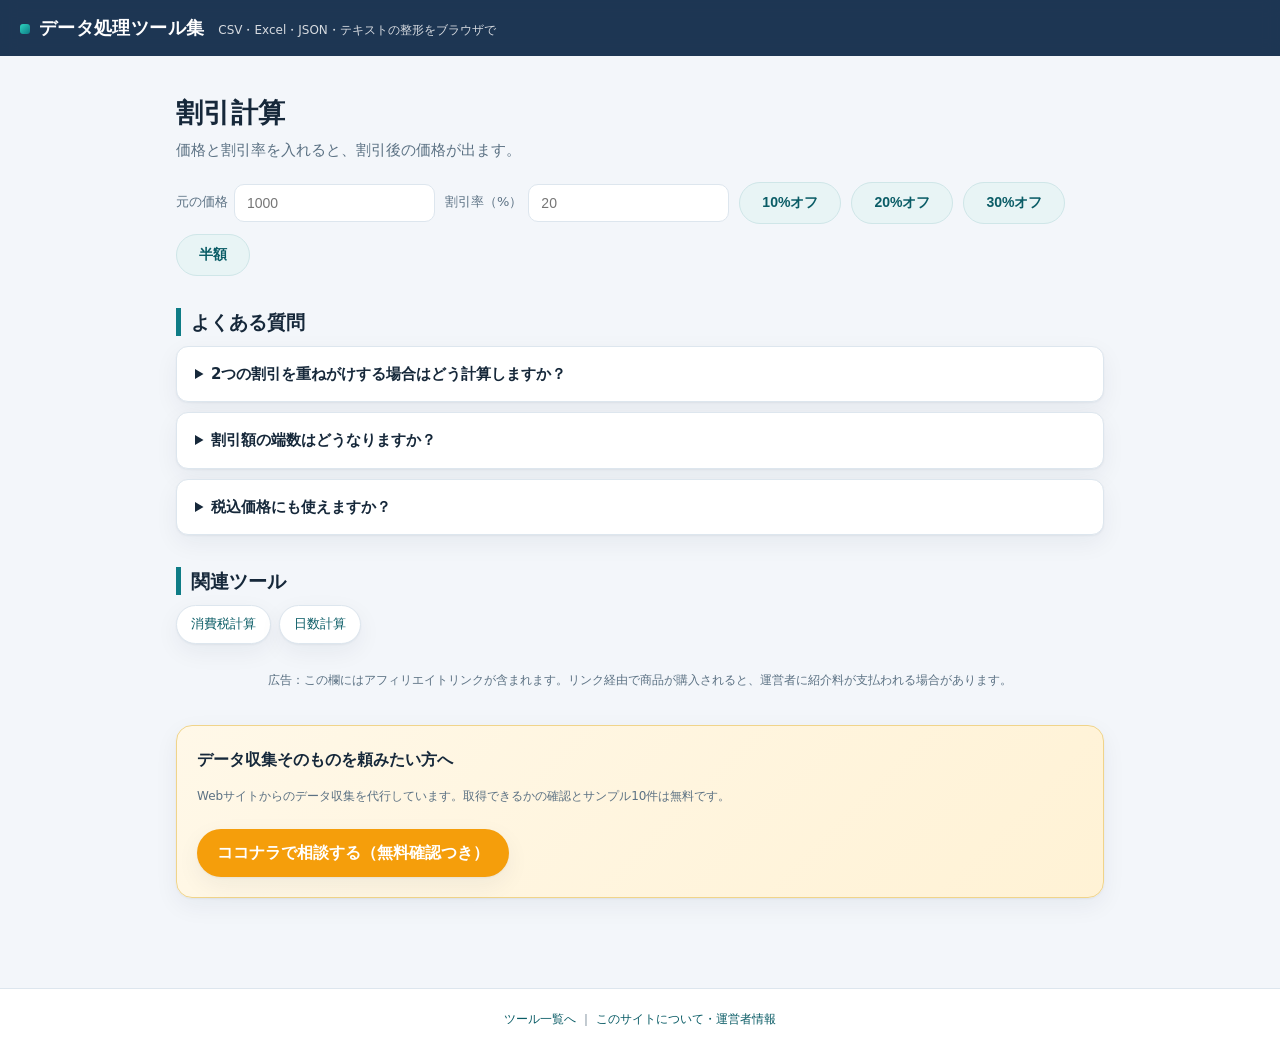
<file: discount.html>
<!DOCTYPE html>
<html lang="ja">
<head>
<meta charset="utf-8">
<meta name="viewport" content="width=device-width, initial-scale=1">
<title>割引計算｜何％オフの価格を計算</title>
<meta name="description" content="元の価格と割引率から、割引後の価格と割引額を計算する無料ツール。10%オフ・20%オフ・半額などのワンタップ入力にも対応し、セール価格やクーポン適用後の金額の確認に便利です。計算はブラウザ内で行われ、登録不要で今すぐ使えます。">
<link rel="canonical" href="https://tool.negi-lab.com/discount.html">
<meta property="og:title" content="割引計算｜何％オフの価格を計算">
<meta property="og:description" content="元の価格と割引率から、割引後の価格と割引額を計算する無料ツール。10%オフ・20%オフ・半額などのワンタップ入力にも対応し、セール価格やクーポン適用後の金額の確認に便利です。計算はブラウザ内で行われ、登録不要で今すぐ使えます。">
<meta property="og:type" content="website">
<meta property="og:url" content="https://tool.negi-lab.com/discount.html">
<meta name="twitter:card" content="summary">
<script type="application/ld+json">{"@context": "https://schema.org", "@graph": [{"@type": "WebApplication", "name": "割引計算", "url": "https://tool.negi-lab.com/discount.html", "description": "元の価格と割引率から、割引後の価格と割引額を計算する無料ツール。10%オフ・20%オフ・半額などのワンタップ入力にも対応し、セール価格やクーポン適用後の金額の確認に便利です。計算はブラウザ内で行われ、登録不要で今すぐ使えます。", "applicationCategory": "UtilitiesApplication", "operatingSystem": "Webブラウザ", "inLanguage": "ja", "offers": {"@type": "Offer", "price": "0", "priceCurrency": "JPY"}}, {"@type": "FAQPage", "mainEntity": [{"@type": "Question", "name": "2つの割引を重ねがけする場合はどう計算しますか？", "acceptedAnswer": {"@type": "Answer", "text": "割引は順番に適用します。たとえば20%オフの後に10%オフなら、まず20%オフの価格を出し、その結果に10%オフをもう一度計算してください（合計30%オフにはなりません）。"}}, {"@type": "Question", "name": "割引額の端数はどうなりますか？", "acceptedAnswer": {"@type": "Answer", "text": "このツールでは割引額を四捨五入して計算しています。お店の実際の端数処理とは異なる場合があります。"}}, {"@type": "Question", "name": "税込価格にも使えますか？", "acceptedAnswer": {"@type": "Answer", "text": "使えます。税込・税抜どちらの価格を入れても、その金額に対する割引として計算します。"}}]}]}</script>
<link rel="stylesheet" href="style.css">
<script async src="https://pagead2.googlesyndication.com/pagead/js/adsbygoogle.js?client=ca-pub-1835873052239386" crossorigin="anonymous"></script>
<!-- Google tag (gtag.js) -->
<script async src="https://www.googletagmanager.com/gtag/js?id=G-NGBHNX3CXJ"></script>
<script>
  window.dataLayer = window.dataLayer || [];
  function gtag(){dataLayer.push(arguments);}
  gtag('js', new Date());
  gtag('config', 'G-NGBHNX3CXJ');
</script>
</head>
<body>
<header class="site"><a href="index.html">データ処理ツール集</a><span class="tag">CSV・Excel・JSON・テキストの整形をブラウザで</span></header>
<main>
<h1>割引計算</h1>
<p class="lead">価格と割引率を入れると、割引後の価格が出ます。</p>
<div class="row">
<label>元の価格 <input type="number" id="price" placeholder="1000"></label>
<label>割引率（%） <input type="number" id="pct" placeholder="20"></label>
<button class="sub" data-pct="10">10%オフ</button>
<button class="sub" data-pct="20">20%オフ</button>
<button class="sub" data-pct="30">30%オフ</button>
<button class="sub" data-pct="50">半額</button>
</div>
<div class="out" id="out"></div>
<section class="faq">
<h2>よくある質問</h2>
<details><summary>2つの割引を重ねがけする場合はどう計算しますか？</summary><p>割引は順番に適用します。たとえば20%オフの後に10%オフなら、まず20%オフの価格を出し、その結果に10%オフをもう一度計算してください（合計30%オフにはなりません）。</p></details>
<details><summary>割引額の端数はどうなりますか？</summary><p>このツールでは割引額を四捨五入して計算しています。お店の実際の端数処理とは異なる場合があります。</p></details>
<details><summary>税込価格にも使えますか？</summary><p>使えます。税込・税抜どちらの価格を入れても、その金額に対する割引として計算します。</p></details>
</section>
<nav class="rel"><h2>関連ツール</h2><div class="rel-list"><a href="tax.html">消費税計算</a><a href="days.html">日数計算</a></div></nav>
<div class="aff">
<p class="pr">広告：この欄にはアフィリエイトリンクが含まれます。リンク経由で商品が購入されると、運営者に紹介料が支払われる場合があります。</p>
<script type="text/javascript">rakuten_design="slide";rakuten_affiliateId="4c2fb9c2.c3e2b140.4c2fb9c3.cbd16d01";rakuten_items="ctsmatch";rakuten_genreId="0";rakuten_size="468x160";rakuten_target="_blank";rakuten_theme="gray";rakuten_border="off";rakuten_auto_mode="on";rakuten_genre_title="off";rakuten_recommend="on";rakuten_ts="1794406617185";</script><script type="text/javascript" src="https://xml.affiliate.rakuten.co.jp/widget/js/rakuten_widget.js?20230106"></script>
</div>
<div class="cta">
<b>データ収集そのものを頼みたい方へ</b>
<p class="note">Webサイトからのデータ収集を代行しています。取得できるかの確認とサンプル10件は無料です。</p>
<a href="https://coconala.com/services/4501486" rel="noopener">ココナラで相談する（無料確認つき）</a>
</div>
</main>
<footer class="site"><a href="index.html">ツール一覧へ</a> ｜ <a href="about.html">このサイトについて・運営者情報</a></footer>
<script src="tools2.js"></script>
<script>initDiscount();</script>
</body>
</html>
</file>
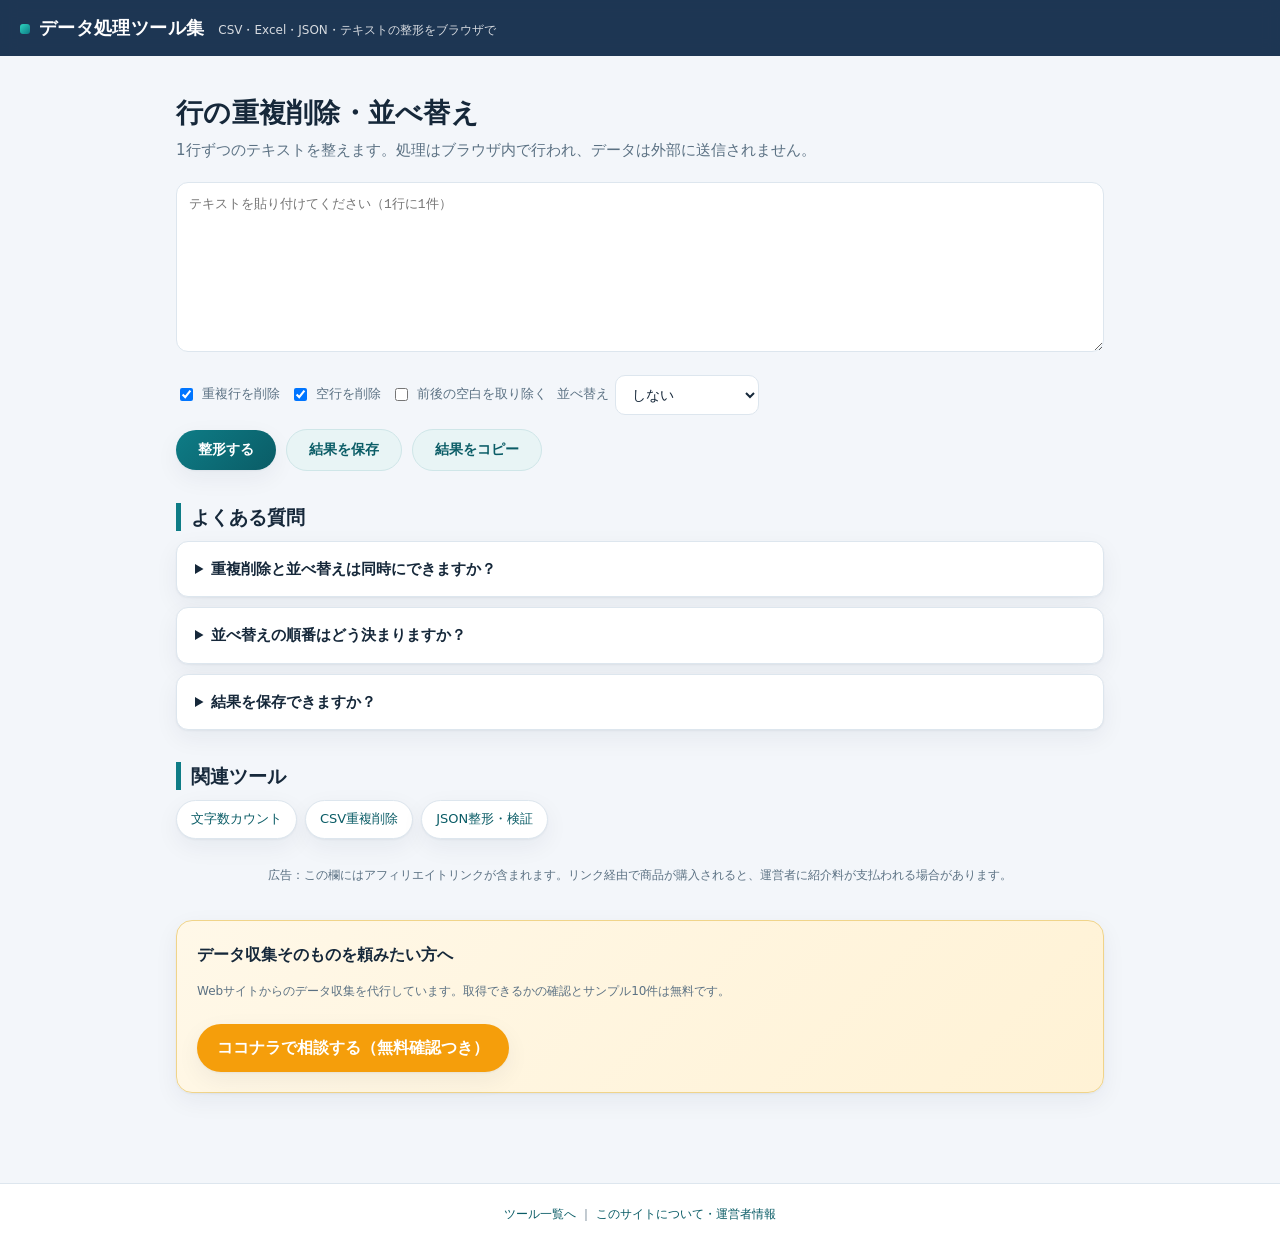
<file: lines.html>
<!DOCTYPE html>
<html lang="ja">
<head>
<meta charset="utf-8">
<meta name="viewport" content="width=device-width, initial-scale=1">
<title>行の重複削除・並べ替え｜無料テキスト整形ツール</title>
<meta name="description" content="テキストの重複行を削除し、並べ替えや空行除去、前後の空白取り除きができる無料のテキスト整形Webツール。並べ替えは昇順・降順のほか数値順や逆順にも対応し、結果のコピーやファイル保存もできます。データはブラウザ内で処理され、外部に送信されません。">
<link rel="canonical" href="https://tool.negi-lab.com/lines.html">
<meta property="og:title" content="行の重複削除・並べ替え｜無料テキスト整形ツール">
<meta property="og:description" content="テキストの重複行を削除し、並べ替えや空行除去、前後の空白取り除きができる無料のテキスト整形Webツール。並べ替えは昇順・降順のほか数値順や逆順にも対応し、結果のコピーやファイル保存もできます。データはブラウザ内で処理され、外部に送信されません。">
<meta property="og:type" content="website">
<meta property="og:url" content="https://tool.negi-lab.com/lines.html">
<meta name="twitter:card" content="summary">
<script type="application/ld+json">{"@context": "https://schema.org", "@graph": [{"@type": "WebApplication", "name": "行の重複削除・並べ替え", "url": "https://tool.negi-lab.com/lines.html", "description": "テキストの重複行を削除し、並べ替えや空行除去、前後の空白取り除きができる無料のテキスト整形Webツール。並べ替えは昇順・降順のほか数値順や逆順にも対応し、結果のコピーやファイル保存もできます。データはブラウザ内で処理され、外部に送信されません。", "applicationCategory": "UtilitiesApplication", "operatingSystem": "Webブラウザ", "inLanguage": "ja", "offers": {"@type": "Offer", "price": "0", "priceCurrency": "JPY"}}, {"@type": "FAQPage", "mainEntity": [{"@type": "Question", "name": "重複削除と並べ替えは同時にできますか？", "acceptedAnswer": {"@type": "Answer", "text": "できます。重複行の削除、空行の削除、前後の空白取り除き、昇順・降順の並べ替えを組み合わせて一度に処理できます。"}}, {"@type": "Question", "name": "並べ替えの順番はどう決まりますか？", "acceptedAnswer": {"@type": "Answer", "text": "通常は文字コード順（辞書順）です。「数値として昇順・降順」を選ぶと、行頭の数値を数として比べて並べ替えられます。並べ替えずに、行の順序をそのまま反転する「逆順にする」こともできます。"}}, {"@type": "Question", "name": "結果を保存できますか？", "acceptedAnswer": {"@type": "Answer", "text": "できます。「結果を保存」ボタンでテキストファイルとしてダウンロードできます。"}}]}]}</script>
<link rel="stylesheet" href="style.css">
<script async src="https://pagead2.googlesyndication.com/pagead/js/adsbygoogle.js?client=ca-pub-1835873052239386" crossorigin="anonymous"></script>
<!-- Google tag (gtag.js) -->
<script async src="https://www.googletagmanager.com/gtag/js?id=G-NGBHNX3CXJ"></script>
<script>
  window.dataLayer = window.dataLayer || [];
  function gtag(){dataLayer.push(arguments);}
  gtag('js', new Date());
  gtag('config', 'G-NGBHNX3CXJ');
</script>
</head>
<body>
<header class="site"><a href="index.html">データ処理ツール集</a><span class="tag">CSV・Excel・JSON・テキストの整形をブラウザで</span></header>
<main>
<h1>行の重複削除・並べ替え</h1>
<p class="lead">1行ずつのテキストを整えます。処理はブラウザ内で行われ、データは外部に送信されません。</p>
<textarea id="in" placeholder="テキストを貼り付けてください（1行に1件）"></textarea>
<div class="row">
<label><input type="checkbox" id="dedupe" checked> 重複行を削除</label>
<label><input type="checkbox" id="noempty" checked> 空行を削除</label>
<label><input type="checkbox" id="trim"> 前後の空白を取り除く</label>
<label>並べ替え <select id="sort"><option value="none">しない</option><option value="asc">昇順</option><option value="desc">降順</option><option value="numasc">数値として昇順</option><option value="numdesc">数値として降順</option><option value="reverse">逆順にする</option></select></label>
</div>
<div class="row"><button id="run">整形する</button><button id="dl" class="sub">結果を保存</button><button id="copy" class="sub">結果をコピー</button><span class="stat" id="stat"></span></div>
<div class="out" id="out"></div>
<section class="faq">
<h2>よくある質問</h2>
<details><summary>重複削除と並べ替えは同時にできますか？</summary><p>できます。重複行の削除、空行の削除、前後の空白取り除き、昇順・降順の並べ替えを組み合わせて一度に処理できます。</p></details>
<details><summary>並べ替えの順番はどう決まりますか？</summary><p>通常は文字コード順（辞書順）です。「数値として昇順・降順」を選ぶと、行頭の数値を数として比べて並べ替えられます。並べ替えずに、行の順序をそのまま反転する「逆順にする」こともできます。</p></details>
<details><summary>結果を保存できますか？</summary><p>できます。「結果を保存」ボタンでテキストファイルとしてダウンロードできます。</p></details>
</section>
<nav class="rel"><h2>関連ツール</h2><div class="rel-list"><a href="chars.html">文字数カウント</a><a href="csv-dedupe.html">CSV重複削除</a><a href="json-format.html">JSON整形・検証</a></div></nav>
<div class="aff">
<p class="pr">広告：この欄にはアフィリエイトリンクが含まれます。リンク経由で商品が購入されると、運営者に紹介料が支払われる場合があります。</p>
<script type="text/javascript">rakuten_design="slide";rakuten_affiliateId="4c2fb9c2.c3e2b140.4c2fb9c3.cbd16d01";rakuten_items="ctsmatch";rakuten_genreId="0";rakuten_size="468x160";rakuten_target="_blank";rakuten_theme="gray";rakuten_border="off";rakuten_auto_mode="on";rakuten_genre_title="off";rakuten_recommend="on";rakuten_ts="1794406617185";</script><script type="text/javascript" src="https://xml.affiliate.rakuten.co.jp/widget/js/rakuten_widget.js?20230106"></script>
</div>
<div class="cta">
<b>データ収集そのものを頼みたい方へ</b>
<p class="note">Webサイトからのデータ収集を代行しています。取得できるかの確認とサンプル10件は無料です。</p>
<a href="https://coconala.com/services/4501486" rel="noopener">ココナラで相談する（無料確認つき）</a>
</div>
</main>
<footer class="site"><a href="index.html">ツール一覧へ</a> ｜ <a href="about.html">このサイトについて・運営者情報</a></footer>
<script src="tools.js"></script>
<script>initLines();</script>
</body>
</html>
</file>
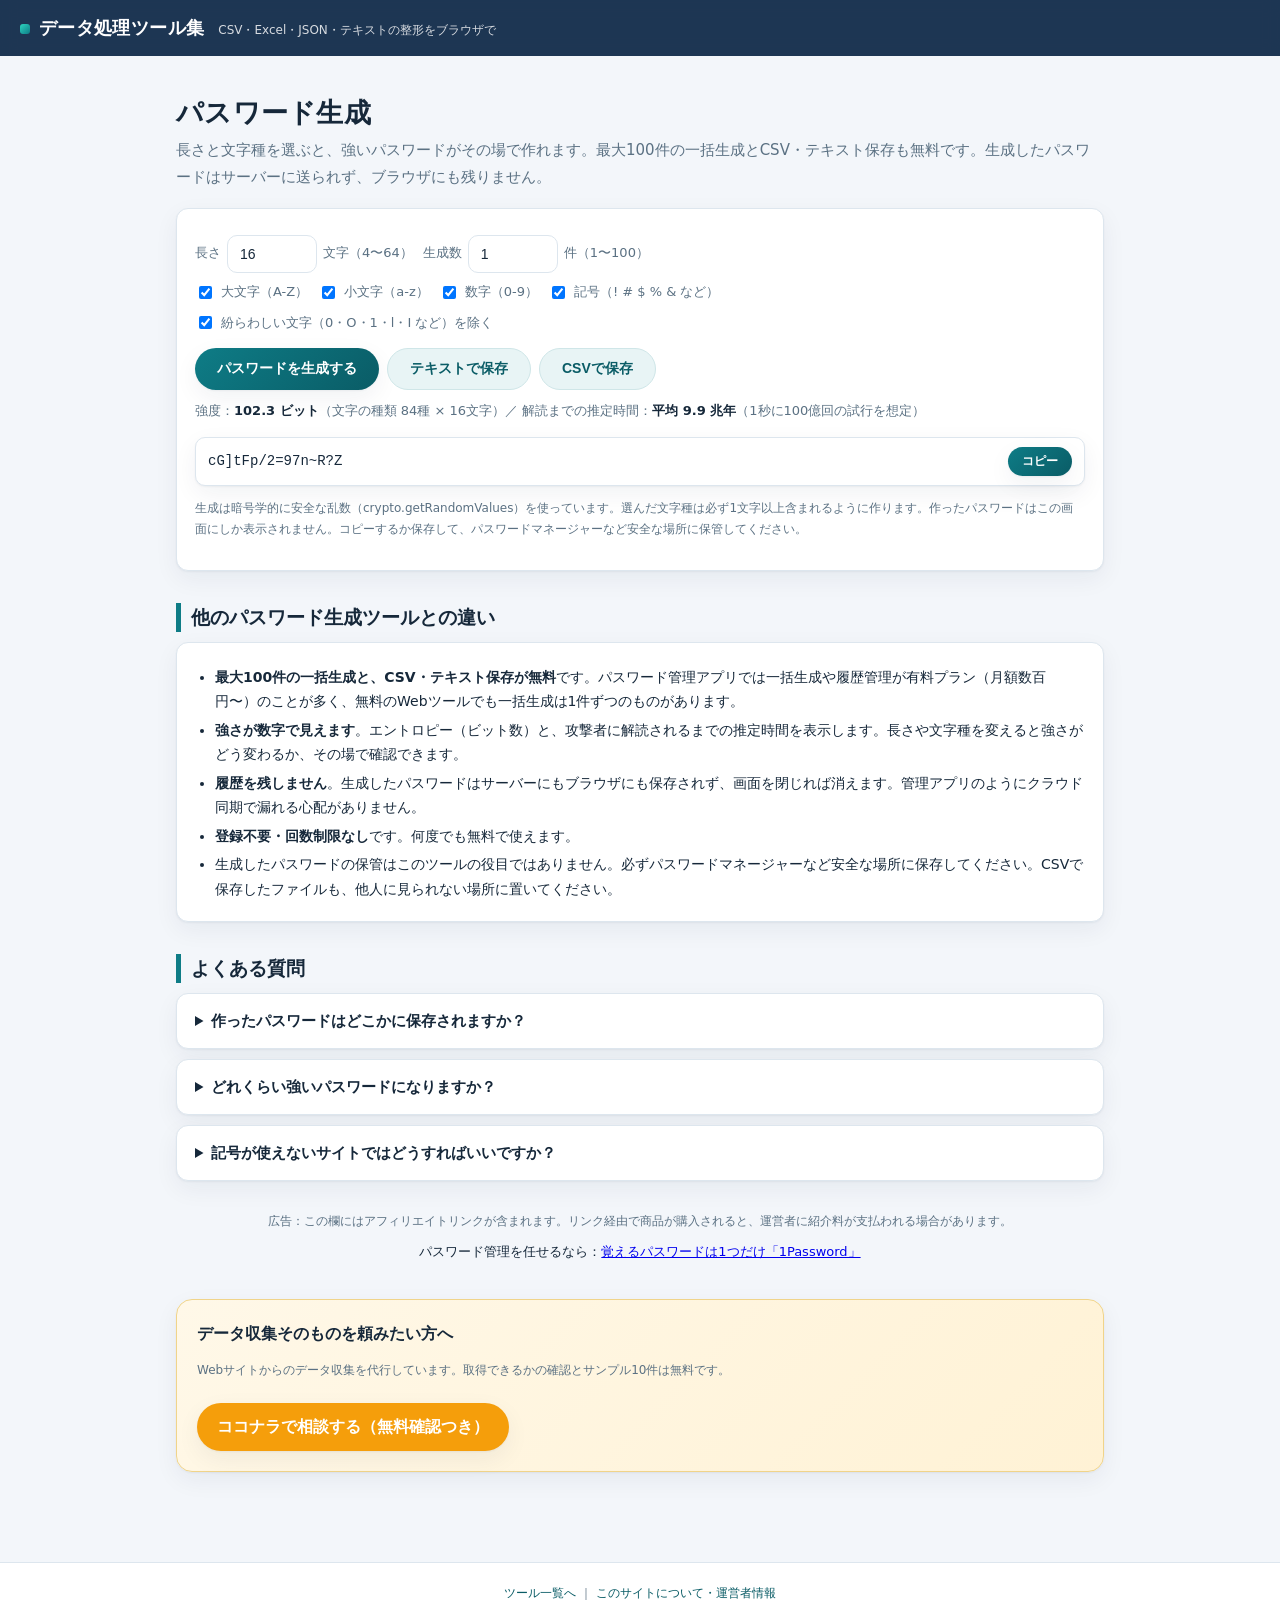
<file: password.html>
<!DOCTYPE html>
<html lang="ja">
<head>
<meta charset="utf-8">
<meta name="viewport" content="width=device-width, initial-scale=1">
<title>パスワード生成｜無料・一括100件・強度表示つき</title>
<meta name="description" content="強いパスワードを無料で生成。長さ・文字種を細かく指定でき、最大100件の一括生成とCSV・テキスト保存も無料。エントロピーと解読までの推定時間も表示します。生成はブラウザ内だけで行われます。">
<link rel="canonical" href="https://tool.negi-lab.com/password.html">
<meta property="og:title" content="パスワード生成｜無料・一括100件・強度表示つき">
<meta property="og:description" content="強いパスワードを無料で生成。長さ・文字種を細かく指定でき、最大100件の一括生成とCSV・テキスト保存も無料。エントロピーと解読までの推定時間も表示します。">
<meta property="og:type" content="website">
<meta property="og:url" content="https://tool.negi-lab.com/password.html">
<meta name="twitter:card" content="summary">
<script type="application/ld+json">{"@context": "https://schema.org", "@graph": [{"@type": "WebApplication", "name": "パスワード生成", "url": "https://tool.negi-lab.com/password.html", "description": "強いパスワードを無料で生成。長さ・文字種を細かく指定でき、最大100件の一括生成とCSV・テキスト保存も無料。エントロピーと解読までの推定時間も表示します。", "applicationCategory": "UtilitiesApplication", "operatingSystem": "Webブラウザ", "inLanguage": "ja", "offers": {"@type": "Offer", "price": "0", "priceCurrency": "JPY"}}, {"@type": "FAQPage", "mainEntity": [{"@type": "Question", "name": "作ったパスワードはどこかに保存されますか？", "acceptedAnswer": {"@type": "Answer", "text": "保存されません。生成はすべてあなたのブラウザの中で行われ、作ったパスワードがサーバーに送信されたり、ブラウザに記録されたりすることはありません。画面を閉じれば消えます。必要なものはコピーするか、CSV・テキストでダウンロードして、パスワードマネージャーなど安全な場所に保管してください。"}}, {"@type": "Question", "name": "どれくらい強いパスワードになりますか？", "acceptedAnswer": {"@type": "Answer", "text": "強さは文字の種類の多さと長さで決まります。初期設定の16文字（大文字・小文字・数字・記号すべて使用、紛らわしい文字を除く）は約102ビットのエントロピーがあり、1秒に100億回の試行ができる攻撃者でも平均で約10兆年かかります。画面にはエントロピーと解読までの推定時間を表示します。"}}, {"@type": "Question", "name": "記号が使えないサイトではどうすればいいですか？", "acceptedAnswer": {"@type": "Answer", "text": "「記号を使う」のチェックを外してください。そのサイトで使える文字種だけに絞って生成できます。紛らわしい文字（0とO、1とlなど）を除く設定もあり、見分けにくい文字を避けられます。"}}]}]}</script>
<link rel="stylesheet" href="style.css">
<script async src="https://pagead2.googlesyndication.com/pagead/js/adsbygoogle.js?client=ca-pub-1835873052239386" crossorigin="anonymous"></script>
<!-- Google tag (gtag.js) -->
<script async src="https://www.googletagmanager.com/gtag/js?id=G-NGBHNX3CXJ"></script>
<script>
  window.dataLayer = window.dataLayer || [];
  function gtag(){dataLayer.push(arguments);}
  gtag('js', new Date());
  gtag('config', 'G-NGBHNX3CXJ');
</script>
<style>
.pw-form{background:#fff;border:1px solid var(--line);border-radius:12px;padding:18px;box-shadow:var(--shadow)}
.pw-form .row{margin:8px 0}
.pw-form input[type=number]{width:90px}
.pw-list{list-style:none;margin:14px 0 0;padding:0}
.pw-list li{display:flex;gap:8px;align-items:center;background:#fff;border:1px solid var(--line);border-radius:10px;padding:9px 12px;margin:6px 0;box-shadow:var(--shadow)}
.pw-list code{flex:1;font-size:14px;word-break:break-all;font-family:ui-monospace,Menlo,Consolas,monospace}
.pw-list button{padding:6px 14px;font-size:12px;flex:0 0 auto}
.pw-meta{font-size:13px;color:var(--sub);margin:10px 0 0}
.pw-meta b{color:var(--ink)}
.pw-actions{display:flex;gap:8px;flex-wrap:wrap;margin-top:14px}
.diff{background:#fff;border:1px solid var(--line);border-radius:12px;padding:16px 18px;box-shadow:var(--shadow)}
.diff ul{margin:6px 0 2px;padding-left:20px;font-size:14px}
.diff li{margin:4px 0}
</style>
</head>
<body>
<header class="site"><a href="index.html">データ処理ツール集</a><span class="tag">CSV・Excel・JSON・テキストの整形をブラウザで</span></header>
<main>
<h1>パスワード生成</h1>
<p class="lead">長さと文字種を選ぶと、強いパスワードがその場で作れます。最大100件の一括生成とCSV・テキスト保存も無料です。生成したパスワードはサーバーに送られず、ブラウザにも残りません。</p>
<div class="pw-form">
<div class="row">
<label>長さ <input type="number" id="len" min="4" max="64" value="16"> 文字（4〜64）</label>
<label>生成数 <input type="number" id="count" min="1" max="100" value="1"> 件（1〜100）</label>
</div>
<div class="row">
<label><input type="checkbox" id="upper" checked> 大文字（A-Z）</label>
<label><input type="checkbox" id="lower" checked> 小文字（a-z）</label>
<label><input type="checkbox" id="digit" checked> 数字（0-9）</label>
<label><input type="checkbox" id="symbol" checked> 記号（! # $ % &amp; など）</label>
</div>
<div class="row">
<label><input type="checkbox" id="noAmbiguous" checked> 紛らわしい文字（0・O・1・l・I など）を除く</label>
</div>
<div class="pw-actions">
<button id="gen">パスワードを生成する</button>
<button id="dlTxt" class="sub" disabled>テキストで保存</button>
<button id="dlCsv" class="sub" disabled>CSVで保存</button>
</div>
<p class="pw-meta" id="meta"></p>
<p class="err" id="err"></p>
<ul class="pw-list" id="list"></ul>
<p class="note">生成は暗号学的に安全な乱数（crypto.getRandomValues）を使っています。選んだ文字種は必ず1文字以上含まれるように作ります。作ったパスワードはこの画面にしか表示されません。コピーするか保存して、パスワードマネージャーなど安全な場所に保管してください。</p>
</div>
<h2>他のパスワード生成ツールとの違い</h2>
<div class="diff">
<ul>
<li><b>最大100件の一括生成と、CSV・テキスト保存が無料</b>です。パスワード管理アプリでは一括生成や履歴管理が有料プラン（月額数百円〜）のことが多く、無料のWebツールでも一括生成は1件ずつのものがあります。</li>
<li><b>強さが数字で見えます</b>。エントロピー（ビット数）と、攻撃者に解読されるまでの推定時間を表示します。長さや文字種を変えると強さがどう変わるか、その場で確認できます。</li>
<li><b>履歴を残しません</b>。生成したパスワードはサーバーにもブラウザにも保存されず、画面を閉じれば消えます。管理アプリのようにクラウド同期で漏れる心配がありません。</li>
<li><b>登録不要・回数制限なし</b>です。何度でも無料で使えます。</li>
<li>生成したパスワードの保管はこのツールの役目ではありません。必ずパスワードマネージャーなど安全な場所に保存してください。CSVで保存したファイルも、他人に見られない場所に置いてください。</li>
</ul>
</div>
<section class="faq">
<h2>よくある質問</h2>
<details><summary>作ったパスワードはどこかに保存されますか？</summary><p>保存されません。生成はすべてあなたのブラウザの中で行われ、作ったパスワードがサーバーに送信されたり、ブラウザに記録されたりすることはありません。画面を閉じれば消えます。必要なものはコピーするか、CSV・テキストでダウンロードして、パスワードマネージャーなど安全な場所に保管してください。</p></details>
<details><summary>どれくらい強いパスワードになりますか？</summary><p>強さは文字の種類の多さと長さで決まります。初期設定の16文字（大文字・小文字・数字・記号すべて使用、紛らわしい文字を除く）は約102ビットのエントロピーがあり、1秒に100億回の試行ができる攻撃者でも平均で約10兆年かかります。画面にはエントロピーと解読までの推定時間を表示します。</p></details>
<details><summary>記号が使えないサイトではどうすればいいですか？</summary><p>「記号を使う」のチェックを外してください。そのサイトで使える文字種だけに絞って生成できます。紛らわしい文字（0とO、1とlなど）を除く設定もあり、見分けにくい文字を避けられます。</p></details>
</section>
<div class="aff">
<p class="pr">広告：この欄にはアフィリエイトリンクが含まれます。リンク経由で商品が購入されると、運営者に紹介料が支払われる場合があります。</p>
<p class="a8">パスワード管理を任せるなら：<a href="https://px.a8.net/svt/ejp?a8mat=4BGNCH+9BSIQI+46SM+6FP1U" rel="nofollow">覚えるパスワードは1つだけ「1Password」</a></p>
<script type="text/javascript">rakuten_design="slide";rakuten_affiliateId="4c2fb9c2.c3e2b140.4c2fb9c3.cbd16d01";rakuten_items="ctsmatch";rakuten_genreId="0";rakuten_size="468x160";rakuten_target="_blank";rakuten_theme="gray";rakuten_border="off";rakuten_auto_mode="on";rakuten_genre_title="off";rakuten_recommend="on";rakuten_ts="1794406617185";</script><script type="text/javascript" src="https://xml.affiliate.rakuten.co.jp/widget/js/rakuten_widget.js?20230106"></script>
</div>
<div class="cta">
<b>データ収集そのものを頼みたい方へ</b>
<p class="note">Webサイトからのデータ収集を代行しています。取得できるかの確認とサンプル10件は無料です。</p>
<a href="https://coconala.com/services/4501486" rel="noopener">ココナラで相談する（無料確認つき）</a>
</div>
</main>
<footer class="site"><a href="index.html">ツール一覧へ</a> ｜ <a href="about.html">このサイトについて・運営者情報</a></footer>
<script>
(function(){
  var UPPER='ABCDEFGHIJKLMNOPQRSTUVWXYZ', LOWER='abcdefghijklmnopqrstuvwxyz',
      DIGIT='0123456789', SYMBOL='!#$%&()*+,-./:;<=>?@[]^_{|}~';
  var AMBIGUOUS='0O1lI|';
  var lenEl=document.getElementById('len'), countEl=document.getElementById('count'),
      upperEl=document.getElementById('upper'), lowerEl=document.getElementById('lower'),
      digitEl=document.getElementById('digit'), symbolEl=document.getElementById('symbol'),
      noAmbEl=document.getElementById('noAmbiguous'),
      genBtn=document.getElementById('gen'), dlTxtBtn=document.getElementById('dlTxt'),
      dlCsvBtn=document.getElementById('dlCsv'), metaEl=document.getElementById('meta'),
      errEl=document.getElementById('err'), listEl=document.getElementById('list');
  var current=[]; // 生成済みパスワードの配列
  function randInt(n){
    // 暗号学的に安全な乱数で 0〜n-1 を偏りなく返す（剰余の偏りを除去）
    var range=4294967296, limit=range-(range%n), buf=new Uint32Array(1), x;
    do{ window.crypto.getRandomValues(buf); x=buf[0]; }while(x>=limit);
    return x%n;
  }
  function shuffle(arr){
    for(var i=arr.length-1;i>0;i--){ var j=randInt(i+1), t=arr[i]; arr[i]=arr[j]; arr[j]=t; }
    return arr;
  }
  function selectedSets(){
    var sets=[];
    if(upperEl.checked) sets.push(UPPER);
    if(lowerEl.checked) sets.push(LOWER);
    if(digitEl.checked) sets.push(DIGIT);
    if(symbolEl.checked) sets.push(SYMBOL);
    if(noAmbEl.checked){
      sets=sets.map(function(s){ return s.split('').filter(function(c){ return AMBIGUOUS.indexOf(c)<0; }).join(''); });
    }
    return sets.filter(function(s){ return s.length>0; });
  }
  function genOne(sets, len){
    var pool=sets.join(''), chars=[];
    sets.forEach(function(s){ chars.push(s[randInt(s.length)]); }); // 選んだ文字種を必ず1文字以上含める
    while(chars.length<len) chars.push(pool[randInt(pool.length)]);
    return shuffle(chars).join('');
  }
  function fmtTime(seconds){
    // 1秒に100億回の試行を想定した平均解読時間
    var units=[[315576000000000000000000,'京年'],[31557600000000000000,'兆年'],[3155760000000000,'億年'],[31557600,'年'],[86400,'日'],[3600,'時間'],[60,'分'],[1,'秒']];
    for(var i=0;i<units.length;i++){
      if(seconds>=units[i][0]){
        var v=seconds/units[i][0];
        return (v>=100?Math.round(v):(Math.round(v*10)/10))+' '+units[i][1];
      }
    }
    return '1秒未満';
  }
  function generate(){
    errEl.textContent='';
    var len=parseInt(lenEl.value,10), count=parseInt(countEl.value,10);
    if(isNaN(len)||len<4||len>64){ errEl.textContent='長さは4〜64の数字で入力してください。'; return; }
    if(isNaN(count)||count<1||count>100){ errEl.textContent='生成数は1〜100の数字で入力してください。'; return; }
    var sets=selectedSets();
    if(sets.length===0){ errEl.textContent='文字種を1つ以上選んでください。'; return; }
    if(len<sets.length){ errEl.textContent='長さが短すぎます。選んだ文字種の数（'+sets.length+'）以上の長さにしてください。'; return; }
    if(!window.crypto||!window.crypto.getRandomValues){
      errEl.textContent='このブラウザは安全な乱数に対応していません。最新のブラウザでお試しください。';
      return;
    }
    current=[];
    for(var i=0;i<count;i++) current.push(genOne(sets, len));
    var poolSize=sets.join('').length;
    var bits=Math.round(len*Math.log2(poolSize)*10)/10;
    var avgSeconds=Math.pow(2, bits-1)/1e10;
    metaEl.innerHTML='強度：<b>'+bits+' ビット</b>（文字の種類 '+poolSize+'種 × '+len+'文字）／ 解読までの推定時間：<b>平均 '+fmtTime(avgSeconds)+'</b>（1秒に100億回の試行を想定）';
    listEl.innerHTML='';
    current.forEach(function(pw){
      var li=document.createElement('li');
      var code=document.createElement('code'); code.textContent=pw;
      var btn=document.createElement('button'); btn.type='button'; btn.textContent='コピー';
      btn.addEventListener('click', function(){
        var done=function(){ btn.textContent='コピーしました'; setTimeout(function(){ btn.textContent='コピー'; }, 1500); };
        if(navigator.clipboard&&navigator.clipboard.writeText){ navigator.clipboard.writeText(pw).then(done, function(){ fallbackCopy(pw); done(); }); }
        else { fallbackCopy(pw); done(); }
      });
      li.appendChild(code); li.appendChild(btn); listEl.appendChild(li);
    });
    dlTxtBtn.disabled=false; dlCsvBtn.disabled=false;
  }
  function fallbackCopy(text){
    var ta=document.createElement('textarea'); ta.value=text;
    ta.style.position='fixed'; ta.style.opacity='0';
    document.body.appendChild(ta); ta.select();
    try{ document.execCommand('copy'); }catch(e){}
    document.body.removeChild(ta);
  }
  function download(blob, name){
    var a=document.createElement('a');
    a.href=URL.createObjectURL(blob); a.download=name;
    document.body.appendChild(a); a.click();
    setTimeout(function(){ URL.revokeObjectURL(a.href); a.remove(); }, 500);
  }
  genBtn.addEventListener('click', generate);
  dlTxtBtn.addEventListener('click', function(){
    if(!current.length) return;
    download(new Blob([current.join('\n')+'\n'], {type:'text/plain'}), 'passwords.txt');
  });
  dlCsvBtn.addEventListener('click', function(){
    if(!current.length) return;
    var csv='password\n'+current.map(function(pw){ return '"'+pw.replace(/"/g,'""')+'"'; }).join('\n')+'\n';
    download(new Blob(['\ufeff'+csv], {type:'text/csv'}), 'passwords.csv');
  });
  generate();
})();
</script>
</body>
</html>
</file>
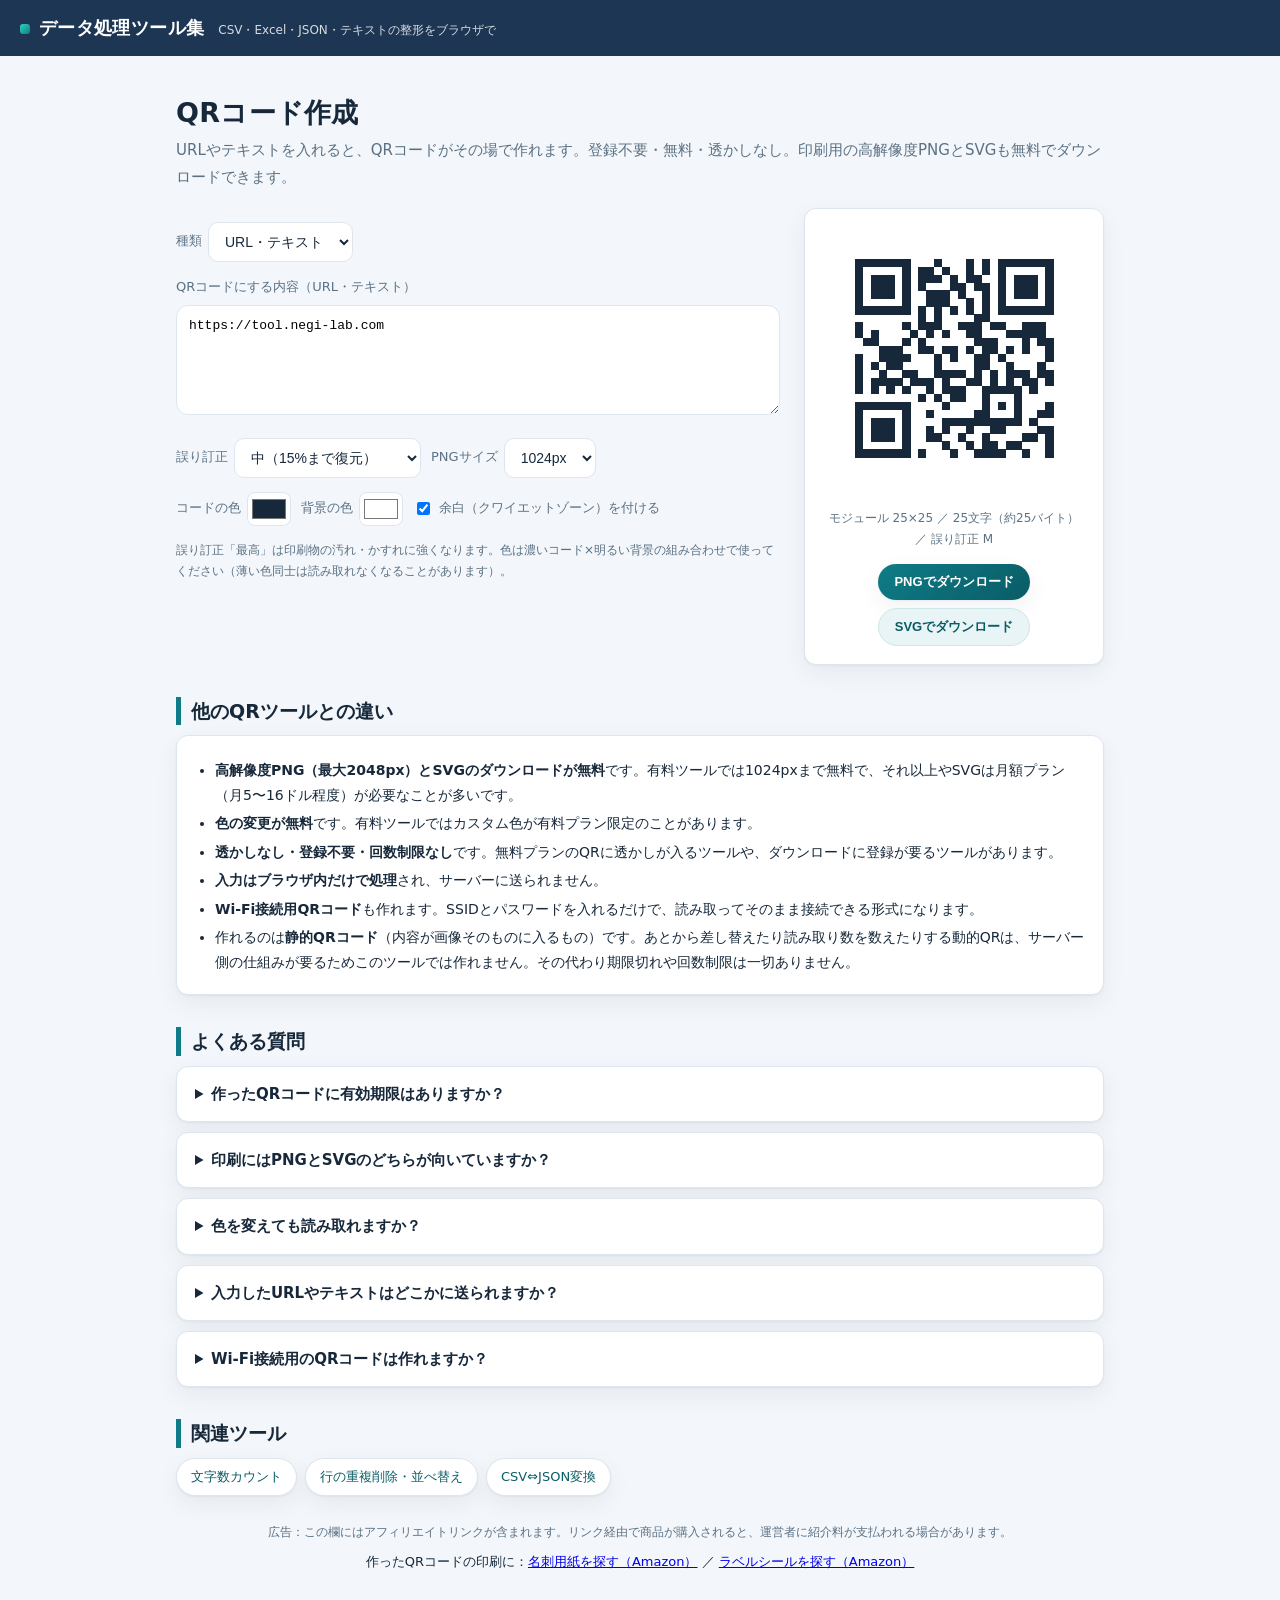
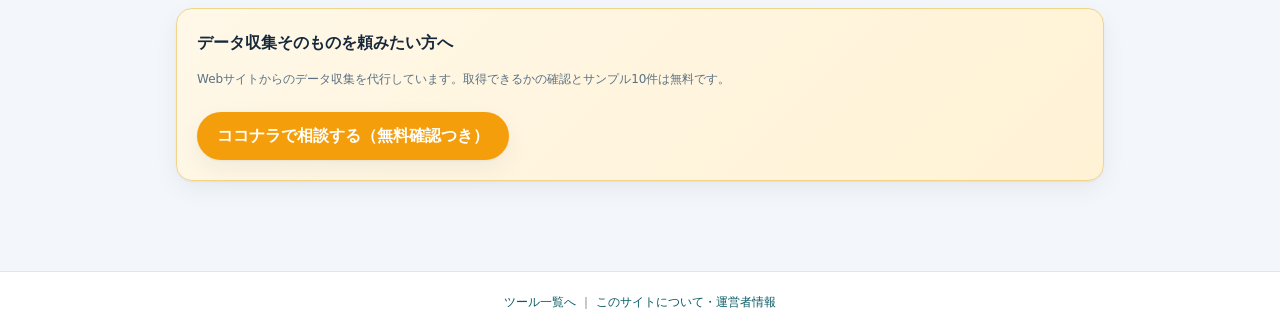
<file: qr.html>
<!DOCTYPE html>
<html lang="ja">
<head>
<meta charset="utf-8">
<meta name="viewport" content="width=device-width, initial-scale=1">
<title>QRコード作成｜無料・高解像度PNGとSVGでダウンロード</title>
<meta name="description" content="URLやテキストからQRコードを無料で作成できるWebツール。登録不要・透かしなし・回数制限なしで、Wi-Fi接続用QRコードの作成や色の変更にも対応。高解像度PNG（最大2048px）とSVGでダウンロードできます。入力はブラウザ内だけで処理されます。">
<link rel="canonical" href="https://tool.negi-lab.com/qr.html">
<meta property="og:title" content="QRコード作成｜無料・高解像度PNGとSVGでダウンロード">
<meta property="og:description" content="URLやテキストからQRコードを無料で作成できるWebツール。登録不要・透かしなし・回数制限なしで、Wi-Fi接続用QRコードの作成や色の変更にも対応。高解像度PNG（最大2048px）とSVGでダウンロードできます。入力はブラウザ内だけで処理されます。">
<meta property="og:type" content="website">
<meta property="og:url" content="https://tool.negi-lab.com/qr.html">
<meta name="twitter:card" content="summary">
<script type="application/ld+json">{"@context": "https://schema.org", "@graph": [{"@type": "WebApplication", "name": "QRコード作成", "url": "https://tool.negi-lab.com/qr.html", "description": "URLやテキストからQRコードを無料で作成できるWebツール。登録不要・透かしなし・回数制限なしで、Wi-Fi接続用QRコードの作成や色の変更にも対応。高解像度PNG（最大2048px）とSVGでダウンロードできます。入力はブラウザ内だけで処理されます。", "applicationCategory": "UtilitiesApplication", "operatingSystem": "Webブラウザ", "inLanguage": "ja", "offers": {"@type": "Offer", "price": "0", "priceCurrency": "JPY"}}, {"@type": "FAQPage", "mainEntity": [{"@type": "Question", "name": "作ったQRコードに有効期限はありますか？", "acceptedAnswer": {"@type": "Answer", "text": "ありません。このツールが作るのは静的QRコードで、URLやテキストが画像そのものに入っています。サーバーに登録する仕組みではないので、期限切れや回数制限で読めなくなることはありません。"}}, {"@type": "Question", "name": "印刷にはPNGとSVGのどちらが向いていますか？", "acceptedAnswer": {"@type": "Answer", "text": "印刷にはSVGが向いています。ベクター形式なので名刺でもポスターでも拡大してぼやけません。画面表示やSNSへの貼り付けにはPNG（1024px以上）が便利です。"}}, {"@type": "Question", "name": "色を変えても読み取れますか？", "acceptedAnswer": {"@type": "Answer", "text": "濃い色をコード、明るい色を背景にすれば読み取れます。コントラストが弱い組み合わせ（薄いグレーと白など）は読み取りに失敗しやすくなるので避けてください。誤り訂正レベルを「高」にすると、多少の汚れやかすれにも強くなります。"}}, {"@type": "Question", "name": "入力したURLやテキストはどこかに送られますか？", "acceptedAnswer": {"@type": "Answer", "text": "送られません。QRコードの生成はすべてあなたのブラウザの中で行われ、入力した内容がサーバーに送信されることはありません。"}}, {"@type": "Question", "name": "Wi-Fi接続用のQRコードは作れますか？", "acceptedAnswer": {"@type": "Answer", "text": "作れます。種類で「Wi-Fi接続用」を選んでネットワーク名（SSID）とパスワードを入れると、読み取るだけで接続できるQRコードが作れます。暗号化方式はWPA系・WEP・なし（オープン）から選べます。"}}]}]}</script>
<link rel="stylesheet" href="style.css">
<script async src="https://pagead2.googlesyndication.com/pagead/js/adsbygoogle.js?client=ca-pub-1835873052239386" crossorigin="anonymous"></script>
<!-- Google tag (gtag.js) -->
<script async src="https://www.googletagmanager.com/gtag/js?id=G-NGBHNX3CXJ"></script>
<script>
  window.dataLayer = window.dataLayer || [];
  function gtag(){dataLayer.push(arguments);}
  gtag('js', new Date());
  gtag('config', 'G-NGBHNX3CXJ');
</script>
<style>
.qr-wrap{display:flex;flex-wrap:wrap;gap:24px;align-items:flex-start}
.qr-form{flex:1 1 340px;min-width:280px}
.qr-form textarea{min-height:110px}
.qr-preview{flex:0 0 300px;background:#fff;border:1px solid var(--line);border-radius:12px;padding:18px;text-align:center;box-shadow:var(--shadow)}
.qr-preview canvas{max-width:100%;height:auto;image-rendering:pixelated;border-radius:6px}
.qr-preview .meta{font-size:12px;color:var(--sub);margin:10px 0 0}
.qr-preview .dl{display:flex;gap:8px;justify-content:center;flex-wrap:wrap;margin-top:14px}
.qr-preview .dl button{padding:9px 16px;font-size:13px}
input[type=color]{width:44px;height:34px;padding:2px;border:1.5px solid var(--line);border-radius:8px;background:#fff;cursor:pointer}
.diff{background:#fff;border:1px solid var(--line);border-radius:12px;padding:16px 18px;box-shadow:var(--shadow)}
.diff ul{margin:6px 0 2px;padding-left:20px;font-size:14px}
.diff li{margin:4px 0}
</style>
</head>
<body>
<header class="site"><a href="index.html">データ処理ツール集</a><span class="tag">CSV・Excel・JSON・テキストの整形をブラウザで</span></header>
<main>
<h1>QRコード作成</h1>
<p class="lead">URLやテキストを入れると、QRコードがその場で作れます。登録不要・無料・透かしなし。印刷用の高解像度PNGとSVGも無料でダウンロードできます。</p>
<div class="qr-wrap">
<div class="qr-form">
<div class="row"><label>種類 <select id="kind"><option value="text">URL・テキスト</option><option value="wifi">Wi-Fi接続用</option></select></label></div>
<div id="wifiFields" style="display:none">
<div class="row"><label>ネットワーク名（SSID） <input type="text" id="ssid" placeholder="MyWiFi"></label><label>パスワード <input type="text" id="wpass" placeholder="password"></label></div>
<div class="row"><label>暗号化 <select id="wsec"><option value="WPA">WPA/WPA2/WPA3</option><option value="WEP">WEP</option><option value="nopass">なし（オープン）</option></select></label></div>
<p class="note">入力すると、下の入力欄にWi-Fi接続用の文字列が自動で入ります。スマホのカメラで読み取ると、そのままWi-Fiに接続できます。</p>
</div>
<label for="text" style="display:block;margin-bottom:6px">QRコードにする内容（URL・テキスト）</label>
<textarea id="text" placeholder="https://example.com">https://tool.negi-lab.com</textarea>
<div class="row">
<label>誤り訂正
<select id="ec">
<option value="L">低（7%まで復元）</option>
<option value="M" selected>中（15%まで復元）</option>
<option value="Q">高（25%まで復元）</option>
<option value="H">最高（30%まで復元）</option>
</select>
</label>
<label>PNGサイズ
<select id="size">
<option value="512">512px</option>
<option value="1024" selected>1024px</option>
<option value="2048">2048px</option>
</select>
</label>
</div>
<div class="row">
<label>コードの色 <input type="color" id="fg" value="#16283a"></label>
<label>背景の色 <input type="color" id="bg" value="#ffffff"></label>
<label><input type="checkbox" id="quiet" checked> 余白（クワイエットゾーン）を付ける</label>
</div>
<p class="note">誤り訂正「最高」は印刷物の汚れ・かすれに強くなります。色は濃いコード×明るい背景の組み合わせで使ってください（薄い色同士は読み取れなくなることがあります）。</p>
</div>
<div class="qr-preview">
<canvas id="cv" width="1024" height="1024" role="img" aria-label="QRコードのプレビュー"></canvas>
<p class="meta" id="meta"></p>
<p class="err" id="err"></p>
<div class="dl">
<button id="dlPng">PNGでダウンロード</button>
<button id="dlSvg" class="sub">SVGでダウンロード</button>
</div>
</div>
</div>
<h2>他のQRツールとの違い</h2>
<div class="diff">
<ul>
<li><b>高解像度PNG（最大2048px）とSVGのダウンロードが無料</b>です。有料ツールでは1024pxまで無料で、それ以上やSVGは月額プラン（月5〜16ドル程度）が必要なことが多いです。</li>
<li><b>色の変更が無料</b>です。有料ツールではカスタム色が有料プラン限定のことがあります。</li>
<li><b>透かしなし・登録不要・回数制限なし</b>です。無料プランのQRに透かしが入るツールや、ダウンロードに登録が要るツールがあります。</li>
<li><b>入力はブラウザ内だけで処理</b>され、サーバーに送られません。</li>
<li><b>Wi-Fi接続用QRコード</b>も作れます。SSIDとパスワードを入れるだけで、読み取ってそのまま接続できる形式になります。</li>
<li>作れるのは<b>静的QRコード</b>（内容が画像そのものに入るもの）です。あとから差し替えたり読み取り数を数えたりする動的QRは、サーバー側の仕組みが要るためこのツールでは作れません。その代わり期限切れや回数制限は一切ありません。</li>
</ul>
</div>
<section class="faq">
<h2>よくある質問</h2>
<details><summary>作ったQRコードに有効期限はありますか？</summary><p>ありません。このツールが作るのは静的QRコードで、URLやテキストが画像そのものに入っています。サーバーに登録する仕組みではないので、期限切れや回数制限で読めなくなることはありません。</p></details>
<details><summary>印刷にはPNGとSVGのどちらが向いていますか？</summary><p>印刷にはSVGが向いています。ベクター形式なので名刺でもポスターでも拡大してぼやけません。画面表示やSNSへの貼り付けにはPNG（1024px以上）が便利です。</p></details>
<details><summary>色を変えても読み取れますか？</summary><p>濃い色をコード、明るい色を背景にすれば読み取れます。コントラストが弱い組み合わせ（薄いグレーと白など）は読み取りに失敗しやすくなるので避けてください。誤り訂正レベルを「高」にすると、多少の汚れやかすれにも強くなります。</p></details>
<details><summary>入力したURLやテキストはどこかに送られますか？</summary><p>送られません。QRコードの生成はすべてあなたのブラウザの中で行われ、入力した内容がサーバーに送信されることはありません。</p></details>
<details><summary>Wi-Fi接続用のQRコードは作れますか？</summary><p>作れます。種類で「Wi-Fi接続用」を選んでネットワーク名（SSID）とパスワードを入れると、読み取るだけで接続できるQRコードが作れます。暗号化方式はWPA系・WEP・なし（オープン）から選べます。</p></details>
</section>
<nav class="rel"><h2>関連ツール</h2><div class="rel-list"><a href="chars.html">文字数カウント</a><a href="lines.html">行の重複削除・並べ替え</a><a href="csv-json.html">CSV⇔JSON変換</a></div></nav>
<div class="aff">
<p class="pr">広告：この欄にはアフィリエイトリンクが含まれます。リンク経由で商品が購入されると、運営者に紹介料が支払われる場合があります。</p>
<p class="amz">作ったQRコードの印刷に：<a href="https://www.amazon.co.jp/s?k=%E5%90%8D%E5%88%BA%E7%94%A8%E7%B4%99&tag=negi3939-22" rel="sponsored noopener" target="_blank">名刺用紙を探す（Amazon）</a> ／ <a href="https://www.amazon.co.jp/s?k=%E3%83%A9%E3%83%99%E3%83%AB%E3%82%B7%E3%83%BC%E3%83%AB&tag=negi3939-22" rel="sponsored noopener" target="_blank">ラベルシールを探す（Amazon）</a></p>
<script type="text/javascript">rakuten_design="slide";rakuten_affiliateId="4c2fb9c2.c3e2b140.4c2fb9c3.cbd16d01";rakuten_items="ctsmatch";rakuten_genreId="0";rakuten_size="468x160";rakuten_target="_blank";rakuten_theme="gray";rakuten_border="off";rakuten_auto_mode="on";rakuten_genre_title="off";rakuten_recommend="on";rakuten_ts="1794406617185";</script><script type="text/javascript" src="https://xml.affiliate.rakuten.co.jp/widget/js/rakuten_widget.js?20230106"></script>
</div>
<div class="cta">
<b>データ収集そのものを頼みたい方へ</b>
<p class="note">Webサイトからのデータ収集を代行しています。取得できるかの確認とサンプル10件は無料です。</p>
<a href="https://coconala.com/services/4501486" rel="noopener">ココナラで相談する（無料確認つき）</a>
</div>
</main>
<footer class="site"><a href="index.html">ツール一覧へ</a> ｜ <a href="about.html">このサイトについて・運営者情報</a></footer>
<script src="qrcode.js"></script>
<script src="qrcode_UTF8.js"></script>
<script>
(function(){
  var textEl=document.getElementById('text'), ecEl=document.getElementById('ec'),
      kindEl=document.getElementById('kind'), wifiEl=document.getElementById('wifiFields'),
      ssidEl=document.getElementById('ssid'), wpassEl=document.getElementById('wpass'), wsecEl=document.getElementById('wsec'),
      sizeEl=document.getElementById('size'), fgEl=document.getElementById('fg'),
      bgEl=document.getElementById('bg'), quietEl=document.getElementById('quiet'),
      cv=document.getElementById('cv'), metaEl=document.getElementById('meta'),
      errEl=document.getElementById('err');
  var current=null; // {qr, modules, quiet}
  function build(){
    var text=textEl.value;
    errEl.textContent='';
    if(!text){ current=null; drawEmpty(); metaEl.textContent='内容を入力してください。'; return; }
    try{
      var qr=qrcode(0, ecEl.value);
      qr.addData(text);
      qr.make();
      current={qr:qr, modules:qr.getModuleCount(), quiet:quietEl.checked?4:0};
      draw();
      var bytes=new Blob([text]).size;
      metaEl.textContent='モジュール '+current.modules+'×'+current.modules+' ／ '+text.length+'文字（約'+bytes+'バイト）／ 誤り訂正 '+ecEl.value;
    }catch(e){
      current=null; drawEmpty();
      errEl.textContent='内容が長すぎてQRコードにできません。文字を減らしてください。';
      metaEl.textContent='';
    }
  }
  function drawEmpty(){
    var ctx=cv.getContext('2d');
    ctx.fillStyle='#ffffff'; ctx.fillRect(0,0,cv.width,cv.height);
  }
  function draw(){
    if(!current) return;
    var qr=current.qr, n=current.modules, q=current.quiet, total=n+q*2;
    var px=parseInt(sizeEl.value,10);
    cv.width=px; cv.height=px;
    var ctx=cv.getContext('2d'), cell=px/total;
    ctx.fillStyle=bgEl.value; ctx.fillRect(0,0,px,px);
    ctx.fillStyle=fgEl.value;
    for(var r=0;r<n;r++) for(var c=0;c<n;c++){
      if(qr.isDark(r,c)) ctx.fillRect(Math.round((c+q)*cell), Math.round((r+q)*cell), Math.ceil(cell), Math.ceil(cell));
    }
  }
  function svgString(){
    if(!current) return '';
    var qr=current.qr, n=current.modules, q=current.quiet, total=n+q*2;
    var parts=['<svg xmlns="http://www.w3.org/2000/svg" width="'+total+'" height="'+total+'" viewBox="0 0 '+total+' '+total+'" shape-rendering="crispEdges">'];
    parts.push('<rect width="'+total+'" height="'+total+'" fill="'+bgEl.value+'"/>');
    parts.push('<path fill="'+fgEl.value+'" d="');
    for(var r=0;r<n;r++) for(var c=0;c<n;c++){
      if(qr.isDark(r,c)) parts.push('M'+(c+q)+' '+(r+q)+'h1v1h-1z');
    }
    parts.push('"/></svg>');
    return parts.join('');
  }
  function download(blob, name){
    var a=document.createElement('a');
    a.href=URL.createObjectURL(blob); a.download=name;
    document.body.appendChild(a); a.click();
    setTimeout(function(){ URL.revokeObjectURL(a.href); a.remove(); }, 500);
  }
  document.getElementById('dlPng').addEventListener('click', function(){
    if(!current) return;
    cv.toBlob(function(b){ if(b) download(b,'qr-code.png'); }, 'image/png');
  });
  document.getElementById('dlSvg').addEventListener('click', function(){
    if(!current) return;
    download(new Blob([svgString()], {type:'image/svg+xml'}), 'qr-code.svg');
  });
  function escWifi(v){ return v.replace(/\\/g,'\\\\').replace(/;/g,'\\;').replace(/,/g,'\\,').replace(/"/g,'\\"').replace(/:/g,'\\:'); }
  function applyWifi(){
    if(kindEl.value!=='wifi') return;
    var sec=wsecEl.value;
    textEl.value = sec==='nopass' ? 'WIFI:T:nopass;S:'+escWifi(ssidEl.value)+';;'
                                  : 'WIFI:T:'+sec+';S:'+escWifi(ssidEl.value)+';P:'+escWifi(wpassEl.value)+';;';
    build();
  }
  kindEl.addEventListener('change', function(){
    wifiEl.style.display = kindEl.value==='wifi' ? '' : 'none';
    if(kindEl.value==='wifi') applyWifi(); else build();
  });
  [ssidEl,wpassEl,wsecEl].forEach(function(el){ el.addEventListener('input', applyWifi); el.addEventListener('change', applyWifi); });
  [textEl,ecEl,sizeEl,fgEl,bgEl,quietEl].forEach(function(el){
    el.addEventListener('input', build);
    el.addEventListener('change', build);
  });
  if(typeof qrcode!=='function'){
    errEl.textContent='QR生成ライブラリの読み込みに失敗しました。ページを再読み込みしてください。';
    return;
  }
  build();
})();
</script>
</body>
</html>
</file>
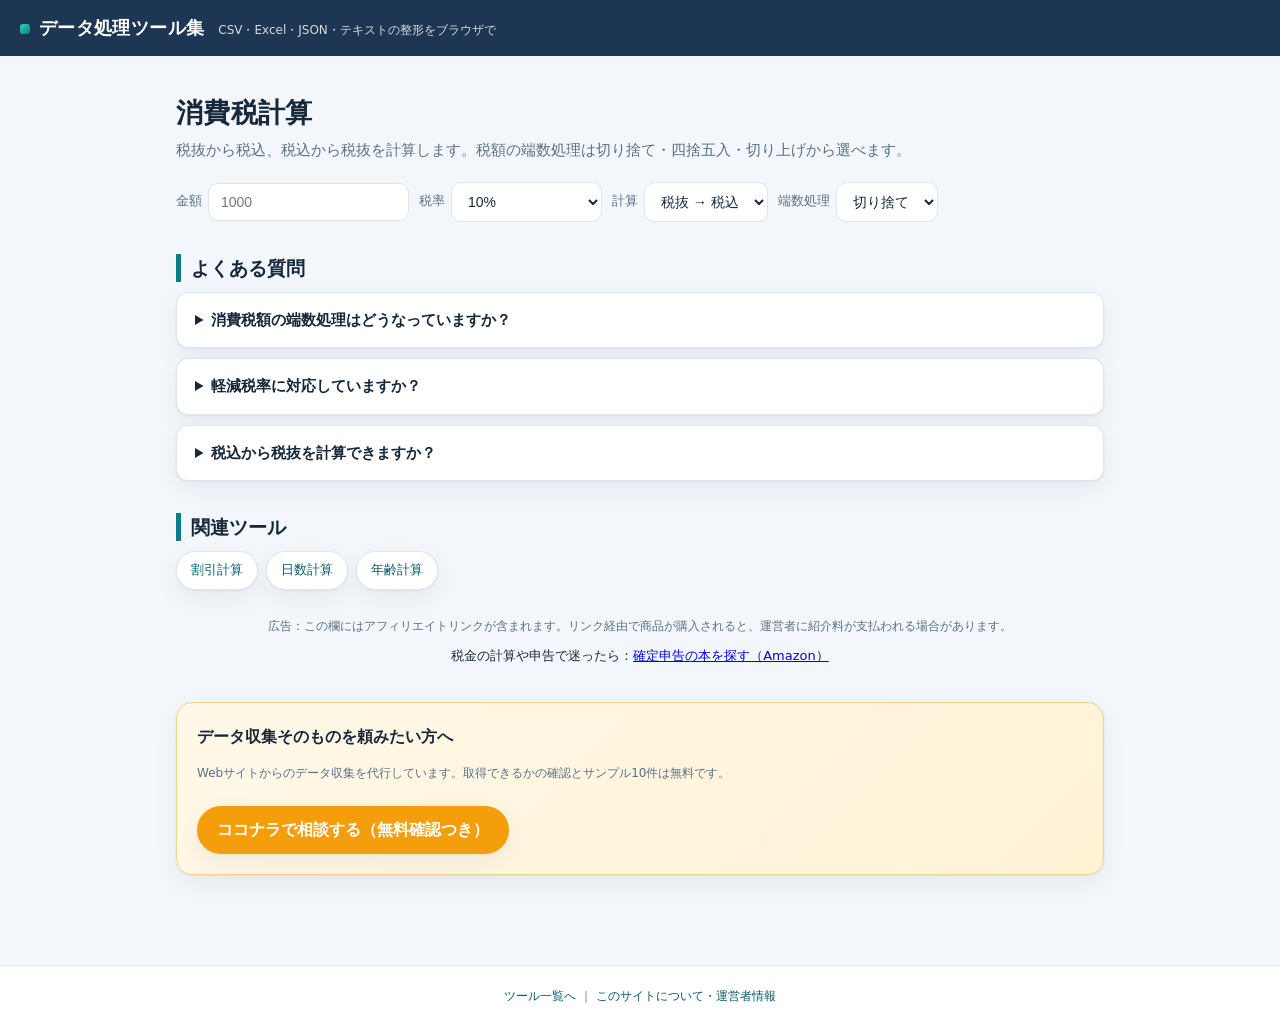
<file: tax.html>
<!DOCTYPE html>
<html lang="ja">
<head>
<meta charset="utf-8">
<meta name="viewport" content="width=device-width, initial-scale=1">
<title>消費税計算｜税込・税抜の変換</title>
<meta name="description" content="金額と税率（10%・軽減税率8%）から税込価格・税抜価格・消費税額を計算する無料ツール。消費税額の端数処理は切り捨て・四捨五入・切り上げから選べます。請求書や経理の確認に。計算はブラウザ内で行われ、データは送信されません。登録不要です。">
<link rel="canonical" href="https://tool.negi-lab.com/tax.html">
<meta property="og:title" content="消費税計算｜税込・税抜の変換">
<meta property="og:description" content="金額と税率（10%・軽減税率8%）から税込価格・税抜価格・消費税額を計算する無料ツール。消費税額の端数処理は切り捨て・四捨五入・切り上げから選べます。請求書や経理の確認に。計算はブラウザ内で行われ、データは送信されません。登録不要です。">
<meta property="og:type" content="website">
<meta property="og:url" content="https://tool.negi-lab.com/tax.html">
<meta name="twitter:card" content="summary">
<script type="application/ld+json">{"@context": "https://schema.org", "@graph": [{"@type": "WebApplication", "name": "消費税計算", "url": "https://tool.negi-lab.com/tax.html", "description": "金額と税率（10%・軽減税率8%）から税込価格・税抜価格・消費税額を計算する無料ツール。消費税額の端数処理は切り捨て・四捨五入・切り上げから選べます。請求書や経理の確認に。計算はブラウザ内で行われ、データは送信されません。登録不要です。", "applicationCategory": "UtilitiesApplication", "operatingSystem": "Webブラウザ", "inLanguage": "ja", "offers": {"@type": "Offer", "price": "0", "priceCurrency": "JPY"}}, {"@type": "FAQPage", "mainEntity": [{"@type": "Question", "name": "消費税額の端数処理はどうなっていますか？", "acceptedAnswer": {"@type": "Answer", "text": "端数処理は「端数処理」の欄で切り捨て・四捨五入・切り上げから選べます（初期設定は切り捨て）。請求書単位の計算では、適格請求書（インボイス）のルールにより、1枚の請求書につき税率ごとに1回の端数処理を行うのが原則です。正式な請求書の作成時は、そちらのルールで再確認してください。"}}, {"@type": "Question", "name": "軽減税率に対応していますか？", "acceptedAnswer": {"@type": "Answer", "text": "はい。10%と8%（軽減税率）を切り替えられます。"}}, {"@type": "Question", "name": "税込から税抜を計算できますか？", "acceptedAnswer": {"@type": "Answer", "text": "できます。計算の向きを「税込 → 税抜」に切り替えてください。"}}]}]}</script>
<link rel="stylesheet" href="style.css">
<script async src="https://pagead2.googlesyndication.com/pagead/js/adsbygoogle.js?client=ca-pub-1835873052239386" crossorigin="anonymous"></script>
<!-- Google tag (gtag.js) -->
<script async src="https://www.googletagmanager.com/gtag/js?id=G-NGBHNX3CXJ"></script>
<script>
  window.dataLayer = window.dataLayer || [];
  function gtag(){dataLayer.push(arguments);}
  gtag('js', new Date());
  gtag('config', 'G-NGBHNX3CXJ');
</script>
</head>
<body>
<header class="site"><a href="index.html">データ処理ツール集</a><span class="tag">CSV・Excel・JSON・テキストの整形をブラウザで</span></header>
<main>
<h1>消費税計算</h1>
<p class="lead">税抜から税込、税込から税抜を計算します。税額の端数処理は切り捨て・四捨五入・切り上げから選べます。</p>
<div class="row">
<label>金額 <input type="number" id="price" placeholder="1000"></label>
<label>税率 <select id="rate"><option value="10">10%</option><option value="8">8%（軽減税率）</option></select></label>
<label>計算 <select id="mode"><option value="excl">税抜 → 税込</option><option value="incl">税込 → 税抜</option></select></label>
<label>端数処理 <select id="round"><option value="floor">切り捨て</option><option value="round">四捨五入</option><option value="ceil">切り上げ</option></select></label>
</div>
<div class="out" id="out"></div>
<section class="faq">
<h2>よくある質問</h2>
<details><summary>消費税額の端数処理はどうなっていますか？</summary><p>端数処理は「端数処理」の欄で切り捨て・四捨五入・切り上げから選べます（初期設定は切り捨て）。請求書単位の計算では、適格請求書（インボイス）のルールにより、1枚の請求書につき税率ごとに1回の端数処理を行うのが原則です。正式な請求書の作成時は、そちらのルールで再確認してください。</p></details>
<details><summary>軽減税率に対応していますか？</summary><p>はい。10%と8%（軽減税率）を切り替えられます。</p></details>
<details><summary>税込から税抜を計算できますか？</summary><p>できます。計算の向きを「税込 → 税抜」に切り替えてください。</p></details>
</section>
<nav class="rel"><h2>関連ツール</h2><div class="rel-list"><a href="discount.html">割引計算</a><a href="days.html">日数計算</a><a href="age.html">年齢計算</a></div></nav>
<div class="aff">
<p class="pr">広告：この欄にはアフィリエイトリンクが含まれます。リンク経由で商品が購入されると、運営者に紹介料が支払われる場合があります。</p>
<p class="amz">税金の計算や申告で迷ったら：<a href="https://www.amazon.co.jp/s?k=%E7%A2%BA%E5%AE%9A%E7%94%B3%E5%91%8A%20%E6%9C%AC&tag=negi3939-22" rel="sponsored noopener" target="_blank">確定申告の本を探す（Amazon）</a></p>
<script type="text/javascript">rakuten_design="slide";rakuten_affiliateId="4c2fb9c2.c3e2b140.4c2fb9c3.cbd16d01";rakuten_items="ctsmatch";rakuten_genreId="0";rakuten_size="468x160";rakuten_target="_blank";rakuten_theme="gray";rakuten_border="off";rakuten_auto_mode="on";rakuten_genre_title="off";rakuten_recommend="on";rakuten_ts="1794406617185";</script><script type="text/javascript" src="https://xml.affiliate.rakuten.co.jp/widget/js/rakuten_widget.js?20230106"></script>
</div>
<div class="cta">
<b>データ収集そのものを頼みたい方へ</b>
<p class="note">Webサイトからのデータ収集を代行しています。取得できるかの確認とサンプル10件は無料です。</p>
<a href="https://coconala.com/services/4501486" rel="noopener">ココナラで相談する（無料確認つき）</a>
</div>
</main>
<footer class="site"><a href="index.html">ツール一覧へ</a> ｜ <a href="about.html">このサイトについて・運営者情報</a></footer>
<script src="tools2.js"></script>
<script>initTax();</script>
</body>
</html>
</file>
<file: style.css>
:root{
  --ink:#16283a; --sub:#5b7183; --line:#dde6ee; --accent:#0e7c86; --accent2:#0a5c66;
  --navy:#0b2545; --bg:#f3f6fa; --card:#ffffff; --soft:#e8f4f5; --amber:#f59e0b;
  --shadow:0 1px 2px rgba(11,37,69,.05),0 8px 24px rgba(11,37,69,.06);
  --shadow-lg:0 2px 4px rgba(11,37,69,.06),0 16px 40px rgba(11,37,69,.12);
  --radius:16px;
}
*{box-sizing:border-box}
html{scroll-behavior:smooth}
body{margin:0;font-family:"Hiragino Kaku Gothic ProN","Hiragino Sans","Noto Sans JP",system-ui,sans-serif;color:var(--ink);background:var(--bg);line-height:1.75;-webkit-font-smoothing:antialiased}
header.site{position:sticky;top:0;z-index:20;background:rgba(11,37,69,.92);backdrop-filter:blur(8px);color:#fff;padding:12px 20px;display:flex;align-items:baseline;gap:14px;flex-wrap:wrap}
header.site a{color:#fff;text-decoration:none;font-weight:800;font-size:18px;letter-spacing:.02em}
header.site a::before{content:"";display:inline-block;width:10px;height:10px;border-radius:3px;background:linear-gradient(135deg,#2dd4bf,#0e7c86);margin-right:9px}
header.site .tag{font-size:12px;font-weight:400;opacity:.82}
main{max-width:960px;margin:0 auto;padding:28px 16px 56px}
.hero{background:linear-gradient(135deg,#0b2545 0%,#0a4a5e 55%,#0e7c86 100%);color:#fff;border-radius:20px;padding:34px 28px;margin:6px 0 26px;box-shadow:var(--shadow-lg)}
.hero h1{color:#fff;margin:0 0 8px}
.hero p{margin:0;opacity:.92;max-width:640px}
h1{font-size:27px;margin:10px 0 6px;line-height:1.4;letter-spacing:.01em}
h2{font-size:19px;margin:32px 0 10px;padding-left:10px;border-left:5px solid var(--accent);line-height:1.5}
p.lead{color:var(--sub);margin:0 0 18px;font-size:15px}
.cards{display:grid;grid-template-columns:repeat(auto-fill,minmax(250px,1fr));gap:14px;margin:18px 0}
.card{background:var(--card);border:1px solid var(--line);border-radius:var(--radius);padding:18px;text-decoration:none;color:var(--ink);box-shadow:var(--shadow);transition:transform .15s ease,box-shadow .15s ease,border-color .15s ease;position:relative;overflow:hidden}
.card::before{content:"";position:absolute;inset:0 0 auto 0;height:4px;background:linear-gradient(90deg,var(--accent),#2dd4bf)}
.card:hover{transform:translateY(-3px);box-shadow:var(--shadow-lg);border-color:#bcd6da}
.card b{display:block;font-size:16px;margin:4px 0 5px}
.card span{font-size:13px;color:var(--sub);line-height:1.6}
textarea{width:100%;min-height:170px;border:1.5px solid var(--line);border-radius:12px;padding:12px;font-family:ui-monospace,Menlo,monospace;font-size:13px;background:#fff;transition:border-color .15s ease, box-shadow .15s ease}
textarea:focus{outline:none;border-color:var(--accent);box-shadow:0 0 0 4px rgba(14,124,134,.14)}
.row{display:flex;flex-wrap:wrap;gap:10px;align-items:center;margin:14px 0}
button{background:linear-gradient(135deg,var(--accent),var(--accent2));color:#fff;border:0;border-radius:999px;padding:11px 22px;font-size:14px;font-weight:700;cursor:pointer;box-shadow:var(--shadow);transition:transform .12s ease,opacity .12s ease}
button.sub{background:var(--soft);color:var(--accent2);box-shadow:none;border:1px solid #cfe6e8}
button:hover{opacity:.92;transform:translateY(-1px)}
button:active{transform:translateY(0)}
select,input[type=text],input[type=number],input[type=date]{padding:10px 12px;border:1.5px solid var(--line);border-radius:10px;font-size:14px;background:#fff;color:var(--ink);transition:border-color .15s ease, box-shadow .15s ease}
select:focus,input:focus{outline:none;border-color:var(--accent);box-shadow:0 0 0 4px rgba(14,124,134,.14)}
label{font-size:13px;color:var(--sub);display:inline-flex;align-items:center;gap:6px}
.out{background:#fff;border:1px solid var(--line);border-left:5px solid var(--accent);border-radius:12px;padding:14px 16px;font-size:14px;white-space:pre-wrap;word-break:break-word;max-height:340px;overflow:auto;box-shadow:var(--shadow)}
.out:empty{display:none}
.out b{color:var(--accent2);font-size:16px}
.stat{font-size:13px;color:var(--accent2);font-weight:700}
.faq{margin:30px 0}
.faq details{background:#fff;border:1px solid var(--line);border-radius:12px;padding:14px 18px;margin:10px 0;box-shadow:var(--shadow)}
.faq summary{font-weight:700;cursor:pointer;font-size:15px}
.faq p{margin:8px 0 2px;color:var(--sub);font-size:14px}
.cta{background:linear-gradient(135deg,#fff8e8,#fff2d5);border:1px solid #f0d48a;border-radius:var(--radius);padding:20px;margin:34px 0;box-shadow:var(--shadow)}
.cta b{font-size:16px}
.cta a{display:inline-block;margin-top:10px;background:var(--amber);color:#fff;padding:10px 20px;border-radius:999px;text-decoration:none;font-weight:800;box-shadow:var(--shadow)}
.cta a:hover{opacity:.92}
.note{font-size:12px;color:var(--sub)}
footer.site{border-top:1px solid var(--line);padding:20px 16px;text-align:center;font-size:12px;color:var(--sub);background:#fff}
footer.site a{color:var(--accent2);text-decoration:none}
footer.site a:hover{text-decoration:underline}
.err{color:#b91c1c;font-size:13px;font-weight:700}
.aff{margin:26px 0;text-align:center}
@media (max-width:560px){
  h1{font-size:23px}
  .hero{padding:26px 20px}
  header.site{padding:10px 14px}
  textarea,input[type=text],input[type=number],input[type=date],select{font-size:16px}
}
.aff .pr{font-size:12px;color:var(--sub);margin:0 0 8px}
.aff .amz{font-size:13px;margin:0 0 10px}
.aff .a8{font-size:13px;margin:0 0 10px;line-height:1.9}
.rel{margin:30px 0 0}
.rel-list{display:flex;flex-wrap:wrap;gap:8px}
.rel-list a{background:#fff;border:1px solid var(--line);border-radius:999px;padding:7px 14px;font-size:13px;color:var(--accent2);text-decoration:none;box-shadow:var(--shadow)}
.rel-list a:hover{border-color:#bcd6da}
</file>
